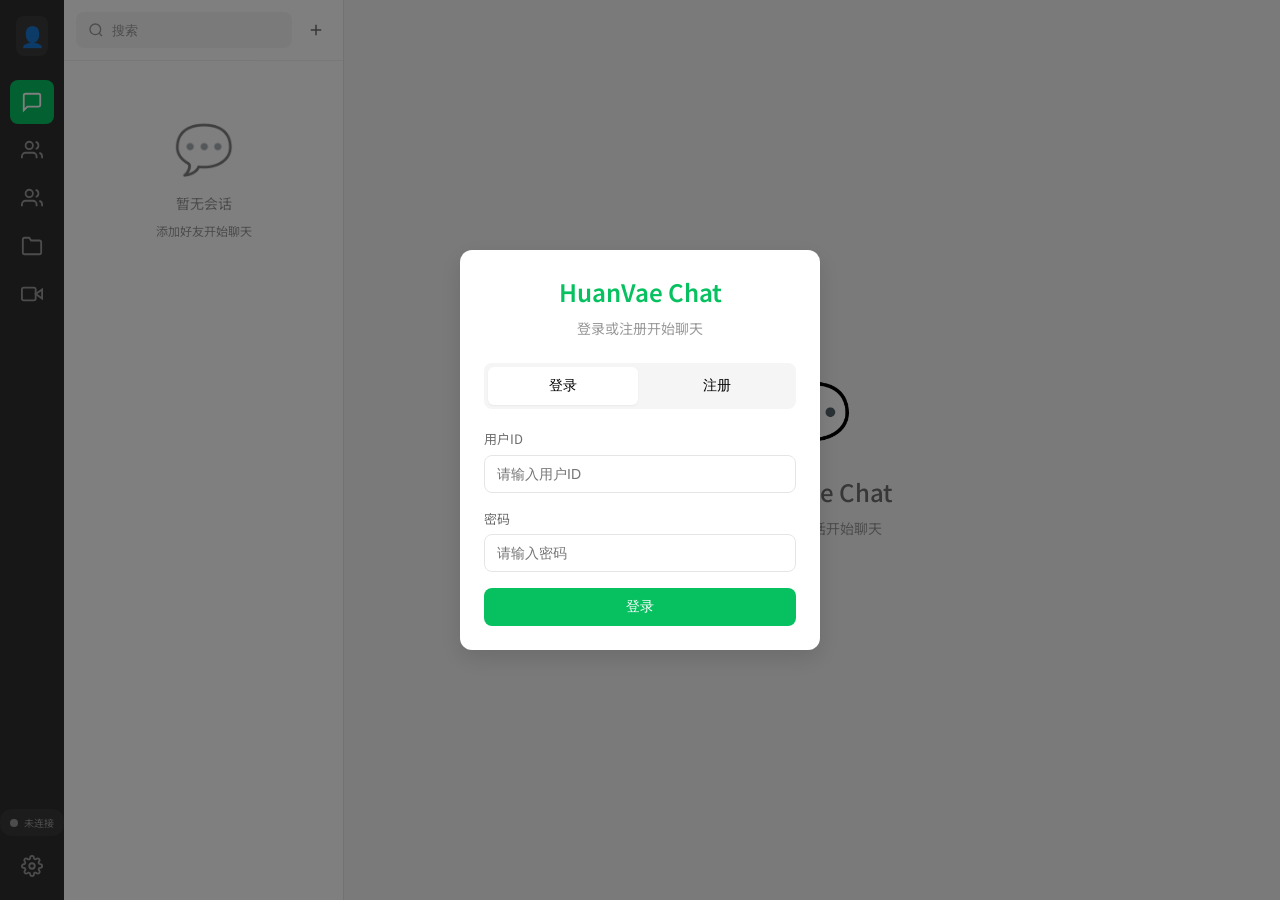
<file: test-web/index.html>
<!DOCTYPE html>
<html lang="zh-CN">
<head>
  <meta charset="UTF-8" />
  <meta name="viewport" content="width=device-width, initial-scale=1.0" />
  <title>HuanVae Chat</title>
  <link href="https://fonts.googleapis.com/css2?family=Inter:wght@300;400;500;600;700&family=Noto+Sans+SC:wght@300;400;500;600;700&display=swap" rel="stylesheet">
  <link rel="stylesheet" href="styles.css">
</head>
<body>
  <div class="app-container">
    <!-- 左侧导航栏 -->
    <aside class="sidebar">
      <div class="sidebar-header">
        <div class="user-avatar" id="currentUserAvatar" onclick="showProfileModal()">
          <span class="avatar-placeholder">👤</span>
        </div>
      </div>
      
      <nav class="sidebar-nav">
        <button class="nav-btn active" data-panel="chats" onclick="switchPanel('chats')" title="聊天">
          <svg viewBox="0 0 24 24" fill="none" stroke="currentColor" stroke-width="2">
            <path d="M21 15a2 2 0 0 1-2 2H7l-4 4V5a2 2 0 0 1 2-2h14a2 2 0 0 1 2 2z"/>
          </svg>
          <span class="nav-badge" id="unreadBadge" style="display: none;">0</span>
        </button>
        <button class="nav-btn" data-panel="contacts" onclick="switchPanel('contacts')" title="通讯录">
          <svg viewBox="0 0 24 24" fill="none" stroke="currentColor" stroke-width="2">
            <path d="M17 21v-2a4 4 0 0 0-4-4H5a4 4 0 0 0-4 4v2"/>
            <circle cx="9" cy="7" r="4"/>
            <path d="M23 21v-2a4 4 0 0 0-3-3.87"/>
            <path d="M16 3.13a4 4 0 0 1 0 7.75"/>
          </svg>
        </button>
        <button class="nav-btn" data-panel="groups" onclick="switchPanel('groups')" title="群聊">
          <svg viewBox="0 0 24 24" fill="none" stroke="currentColor" stroke-width="2">
            <path d="M17 21v-2a4 4 0 0 0-4-4H5a4 4 0 0 0-4 4v2"/>
            <circle cx="9" cy="7" r="4"/>
            <path d="M23 21v-2a4 4 0 0 0-3-3.87"/>
            <path d="M16 3.13a4 4 0 0 1 0 7.75"/>
          </svg>
        </button>
        <button class="nav-btn" data-panel="files" onclick="switchPanel('files')" title="文件">
          <svg viewBox="0 0 24 24" fill="none" stroke="currentColor" stroke-width="2">
            <path d="M22 19a2 2 0 0 1-2 2H4a2 2 0 0 1-2-2V5a2 2 0 0 1 2-2h5l2 3h9a2 2 0 0 1 2 2z"/>
          </svg>
        </button>
        <button class="nav-btn" data-panel="webrtc" onclick="switchPanel('webrtc')" title="视频通话">
          <svg viewBox="0 0 24 24" fill="none" stroke="currentColor" stroke-width="2">
            <polygon points="23 7 16 12 23 17 23 7"/>
            <rect x="1" y="5" width="15" height="14" rx="2" ry="2"/>
          </svg>
        </button>
      </nav>
      
      <div class="sidebar-footer">
        <!-- WebSocket 状态指示器 -->
        <div class="ws-status" title="实时消息连接状态" onclick="toggleWsConnection()">
          <span id="wsStatusIndicator" class="ws-status-indicator disconnected"></span>
          <span id="wsStatusText" class="ws-status-text">未连接</span>
        </div>
        
        <button class="nav-btn" onclick="showSettingsModal()" title="设置">
          <svg viewBox="0 0 24 24" fill="none" stroke="currentColor" stroke-width="2">
            <circle cx="12" cy="12" r="3"/>
            <path d="M19.4 15a1.65 1.65 0 0 0 .33 1.82l.06.06a2 2 0 0 1 0 2.83 2 2 0 0 1-2.83 0l-.06-.06a1.65 1.65 0 0 0-1.82-.33 1.65 1.65 0 0 0-1 1.51V21a2 2 0 0 1-2 2 2 2 0 0 1-2-2v-.09A1.65 1.65 0 0 0 9 19.4a1.65 1.65 0 0 0-1.82.33l-.06.06a2 2 0 0 1-2.83 0 2 2 0 0 1 0-2.83l.06-.06a1.65 1.65 0 0 0 .33-1.82 1.65 1.65 0 0 0-1.51-1H3a2 2 0 0 1-2-2 2 2 0 0 1 2-2h.09A1.65 1.65 0 0 0 4.6 9a1.65 1.65 0 0 0-.33-1.82l-.06-.06a2 2 0 0 1 0-2.83 2 2 0 0 1 2.83 0l.06.06a1.65 1.65 0 0 0 1.82.33H9a1.65 1.65 0 0 0 1-1.51V3a2 2 0 0 1 2-2 2 2 0 0 1 2 2v.09a1.65 1.65 0 0 0 1 1.51 1.65 1.65 0 0 0 1.82-.33l.06-.06a2 2 0 0 1 2.83 0 2 2 0 0 1 0 2.83l-.06.06a1.65 1.65 0 0 0-.33 1.82V9a1.65 1.65 0 0 0 1.51 1H21a2 2 0 0 1 2 2 2 2 0 0 1-2 2h-.09a1.65 1.65 0 0 0-1.51 1z"/>
          </svg>
        </button>
      </div>
    </aside>

    <!-- 会话/联系人列表区域 -->
    <section class="list-panel">
      <!-- 搜索栏 -->
      <div class="list-header">
        <div class="search-box">
          <svg viewBox="0 0 24 24" fill="none" stroke="currentColor" stroke-width="2">
            <circle cx="11" cy="11" r="8"/>
            <path d="m21 21-4.35-4.35"/>
          </svg>
          <input type="text" id="searchInput" placeholder="搜索" oninput="handleSearch(this.value)">
        </div>
        <button class="icon-btn" onclick="showAddMenu()" title="添加">
          <svg viewBox="0 0 24 24" fill="none" stroke="currentColor" stroke-width="2">
            <line x1="12" y1="5" x2="12" y2="19"/>
            <line x1="5" y1="12" x2="19" y2="12"/>
          </svg>
        </button>
      </div>

      <!-- 聊天列表面板 -->
      <div class="panel-content" id="panel-chats">
        <div class="conversation-list" id="conversationList">
          <div class="empty-state">
            <div class="empty-icon">💬</div>
            <p>暂无会话</p>
            <p class="empty-hint">添加好友开始聊天</p>
          </div>
        </div>
      </div>

      <!-- 通讯录面板 -->
      <div class="panel-content" id="panel-contacts" style="display: none;">
        <div class="panel-tabs">
          <button class="panel-tab active" onclick="switchContactTab('friends')">好友</button>
          <button class="panel-tab" onclick="switchContactTab('pending')">新朋友</button>
          <button class="panel-tab" onclick="switchContactTab('sent')">已发送</button>
        </div>
        <div class="contact-list" id="friendsList">
          <div class="empty-state">
            <div class="empty-icon">👥</div>
            <p>暂无好友</p>
          </div>
        </div>
        <div class="contact-list" id="pendingList" style="display: none;"></div>
        <div class="contact-list" id="sentList" style="display: none;"></div>
      </div>

      <!-- 群聊面板 -->
      <div class="panel-content" id="panel-groups" style="display: none;">
        <div class="panel-tabs">
          <button class="panel-tab active" onclick="switchGroupTab('myGroups')">我的群聊</button>
          <button class="panel-tab" onclick="switchGroupTab('invitations')">群邀请</button>
        </div>
        <div class="group-list" id="myGroupsList">
          <div class="empty-state">
            <div class="empty-icon">👥</div>
            <p>暂无群聊</p>
            <button class="btn-primary" onclick="showCreateGroupModal()">创建群聊</button>
          </div>
        </div>
        <div class="group-list" id="groupInvitationsList" style="display: none;"></div>
      </div>

      <!-- 文件面板 -->
      <div class="panel-content" id="panel-files" style="display: none;">
        <div class="panel-tabs">
          <button class="panel-tab active" onclick="switchFileTab('myFiles')">我的文件</button>
          <button class="panel-tab" onclick="switchFileTab('upload')">上传文件</button>
        </div>
        <div class="file-list" id="myFilesList">
          <div class="empty-state">
            <div class="empty-icon">📁</div>
            <p>暂无文件</p>
          </div>
        </div>
        <div class="upload-panel" id="uploadPanel" style="display: none;">
          <div class="upload-area" id="uploadArea" onclick="document.getElementById('fileInput').click()">
            <input type="file" id="fileInput" style="display: none;" onchange="handleFileSelect(this.files)">
            <div class="upload-icon">📤</div>
            <p>点击或拖拽文件到此处上传</p>
            <p class="upload-hint">支持图片、视频、文档，最大 500MB</p>
          </div>
          <div class="upload-options">
            <div class="form-group">
              <label>存储位置</label>
              <select id="uploadLocation" onchange="toggleRelatedId()">
                <option value="user_files">个人文件</option>
                <option value="friend_messages">发送给好友</option>
                <option value="group_files">发送到群聊</option>
              </select>
            </div>
            <div class="form-group" id="relatedIdGroup" style="display: none;">
              <label>选择目标</label>
              <select id="uploadRelatedId"></select>
            </div>
            <div class="form-group">
              <label class="checkbox-label">
                <input type="checkbox" id="forceUpload">
                <span>强制上传（跳过秒传）</span>
              </label>
            </div>
          </div>
          <div class="upload-progress" id="uploadProgress" style="display: none;">
            <div class="progress-bar">
              <div class="progress-fill" id="uploadProgressFill"></div>
            </div>
            <p class="progress-text" id="uploadProgressText">准备上传...</p>
          </div>
        </div>
      </div>

      <!-- WebRTC 视频通话面板 -->
      <div class="panel-content" id="panel-webrtc" style="display: none;">
        <div class="webrtc-panel">
          <div class="webrtc-actions">
            <button class="btn-primary btn-block" onclick="showCreateRoomModal()">
              📹 创建房间
            </button>
            <button class="btn-secondary btn-block" onclick="showJoinRoomModal()">
              🚪 加入房间
            </button>
          </div>
          <div class="webrtc-info">
            <h4>WebRTC 视频通话</h4>
            <p class="text-muted">创建房间后，分享房间号和密码给朋友，即可开始视频通话</p>
            <ul class="feature-list">
              <li>✅ 无需登录即可加入房间</li>
              <li>✅ 自动分配最优 TURN 服务器</li>
              <li>✅ 支持多人视频通话</li>
              <li>✅ 端到端加密传输</li>
            </ul>
          </div>
          <div id="currentRoomInfo" style="display: none;">
            <div class="room-info-card">
              <h4>当前房间</h4>
              <div class="room-detail">
                <span class="label">房间号:</span>
                <span class="value" id="currentRoomId">-</span>
                <button class="btn-sm btn-secondary" onclick="copyRoomId()">复制</button>
              </div>
              <div class="room-detail">
                <span class="label">密码:</span>
                <span class="value" id="currentRoomPassword">-</span>
                <button class="btn-sm btn-secondary" onclick="copyRoomPassword()">复制</button>
              </div>
              <div class="room-detail" style="flex-direction:column;align-items:flex-start;">
                <span class="label">分享链接:</span>
                <span class="value" id="currentRoomLink" style="font-size:12px;word-break:break-all;margin:4px 0;">-</span>
                <button class="btn-sm btn-secondary" onclick="copyRoomLink()">复制链接</button>
              </div>
              <button class="btn-primary btn-block" onclick="copyRoomInfo()" style="margin-bottom:8px;">📋 复制全部信息</button>
              <button class="btn-danger btn-block" onclick="leaveRoom()">离开房间</button>
            </div>
          </div>
        </div>
      </div>
    </section>

    <!-- 主聊天区域 -->
    <main class="chat-panel" id="chatPanel">
      <!-- 未选择聊天时的欢迎界面 -->
      <div class="welcome-screen" id="welcomeScreen">
        <div class="welcome-content">
          <div class="welcome-logo">💬</div>
          <h2>HuanVae Chat</h2>
          <p>选择一个会话开始聊天</p>
          <div class="quick-actions" id="quickActions" style="display: none;">
            <button onclick="showAddFriendModal()">➕ 添加好友</button>
            <button onclick="showCreateGroupModal()">👥 创建群聊</button>
          </div>
        </div>
      </div>

      <!-- 聊天界面 -->
      <div class="chat-view" id="chatView" style="display: none;">
        <!-- 聊天头部 -->
        <header class="chat-header">
          <div class="chat-info">
            <div class="chat-avatar" id="chatAvatar">
              <span class="avatar-placeholder">👤</span>
            </div>
            <div class="chat-meta">
              <h3 id="chatName">聊天名称</h3>
              <span class="chat-status" id="chatStatus"></span>
            </div>
          </div>
          <div class="chat-actions">
            <button class="icon-btn" onclick="toggleInfoPanel()" title="详情">
              <svg viewBox="0 0 24 24" fill="none" stroke="currentColor" stroke-width="2">
                <circle cx="12" cy="12" r="10"/>
                <line x1="12" y1="16" x2="12" y2="12"/>
                <line x1="12" y1="8" x2="12.01" y2="8"/>
              </svg>
            </button>
            <button class="icon-btn" id="btnGroupNotice" onclick="showGroupNotices()" title="公告" style="display: none;">
              <svg viewBox="0 0 24 24" fill="none" stroke="currentColor" stroke-width="2">
                <path d="M4 15s1-1 4-1 5 2 8 2 4-1 4-1V3s-1 1-4 1-5-2-8-2-4 1-4 1z"/>
                <line x1="4" y1="22" x2="4" y2="15"/>
              </svg>
            </button>
          </div>
        </header>

        <!-- 消息列表 -->
        <div class="message-container" id="messageContainer">
          <div class="message-list" id="messageList">
            <div class="message-loading" id="messageLoading" style="display: none;">
              <div class="loading-spinner"></div>
              <span>加载消息中...</span>
            </div>
          </div>
        </div>

        <!-- 输入区域 -->
        <footer class="chat-input-area">
          <div class="input-toolbar">
            <button class="tool-btn" onclick="document.getElementById('chatFileInput').click()" title="发送文件">
              <input type="file" id="chatFileInput" style="display: none;" onchange="sendFileMessage(this.files)">
              📎
            </button>
            <button class="tool-btn" onclick="showEmojiPicker()" title="表情">😊</button>
          </div>
          <div class="input-wrapper">
            <textarea id="messageInput" placeholder="输入消息..." rows="1" 
              onkeydown="handleInputKeydown(event)" oninput="autoResizeInput(this)"></textarea>
          </div>
          <button class="send-btn" onclick="sendMessage()" title="发送">
            <svg viewBox="0 0 24 24" fill="none" stroke="currentColor" stroke-width="2">
              <line x1="22" y1="2" x2="11" y2="13"/>
              <polygon points="22 2 15 22 11 13 2 9 22 2"/>
            </svg>
          </button>
        </footer>
      </div>
    </main>

    <!-- 右侧信息面板 -->
    <aside class="info-panel" id="infoPanel" style="display: none;">
      <header class="info-header">
        <h3 id="infoPanelTitle">详细信息</h3>
        <button class="icon-btn" onclick="toggleInfoPanel()">
          <svg viewBox="0 0 24 24" fill="none" stroke="currentColor" stroke-width="2">
            <line x1="18" y1="6" x2="6" y2="18"/>
            <line x1="6" y1="6" x2="18" y2="18"/>
          </svg>
        </button>
      </header>
      <div class="info-content" id="infoPanelContent">
        <!-- 动态填充 -->
      </div>
    </aside>
  </div>

  <!-- 登录/注册模态框 -->
  <div class="modal" id="authModal">
    <div class="modal-backdrop" onclick="closeModal('authModal')"></div>
    <div class="modal-content auth-modal">
      <div class="auth-header">
        <h2>HuanVae Chat</h2>
        <p>登录或注册开始聊天</p>
      </div>
      <div class="auth-tabs">
        <button class="auth-tab active" onclick="switchAuthTab('login')">登录</button>
        <button class="auth-tab" onclick="switchAuthTab('register')">注册</button>
      </div>
      
      <form id="loginForm" class="auth-form" onsubmit="handleLogin(event)">
        <div class="form-group">
          <label>用户ID</label>
          <input type="text" id="loginUserId" required placeholder="请输入用户ID">
        </div>
        <div class="form-group">
          <label>密码</label>
          <input type="password" id="loginPassword" required placeholder="请输入密码">
        </div>
        <button type="submit" class="btn-primary btn-block">登录</button>
      </form>
      
      <form id="registerForm" class="auth-form" style="display: none;" onsubmit="handleRegister(event)">
        <div class="form-group">
          <label>用户ID</label>
          <input type="text" id="regUserId" required placeholder="唯一用户标识">
        </div>
        <div class="form-group">
          <label>昵称</label>
          <input type="text" id="regNickname" required placeholder="显示昵称">
        </div>
        <div class="form-group">
          <label>密码</label>
          <input type="password" id="regPassword" required placeholder="至少6位" minlength="6">
        </div>
        <div class="form-group">
          <label>邮箱（可选）</label>
          <input type="email" id="regEmail" placeholder="email@example.com">
        </div>
        <button type="submit" class="btn-primary btn-block">注册</button>
      </form>
    </div>
  </div>

  <!-- 添加好友模态框 -->
  <div class="modal" id="addFriendModal" style="display: none;">
    <div class="modal-backdrop" onclick="closeModal('addFriendModal')"></div>
    <div class="modal-content">
      <div class="modal-header">
        <h3>添加好友</h3>
        <button class="icon-btn" onclick="closeModal('addFriendModal')">✕</button>
      </div>
      <form onsubmit="submitFriendRequest(event)">
        <div class="form-group">
          <label>用户ID</label>
          <input type="text" id="addFriendId" required placeholder="请输入对方用户ID">
        </div>
        <div class="form-group">
          <label>验证消息</label>
          <textarea id="addFriendMsg" rows="3" placeholder="请输入验证消息（可选）"></textarea>
        </div>
        <div class="modal-actions">
          <button type="button" class="btn-secondary" onclick="closeModal('addFriendModal')">取消</button>
          <button type="submit" class="btn-primary">发送请求</button>
        </div>
      </form>
    </div>
  </div>

  <!-- 创建群聊模态框 -->
  <div class="modal" id="createGroupModal" style="display: none;">
    <div class="modal-backdrop" onclick="closeModal('createGroupModal')"></div>
    <div class="modal-content">
      <div class="modal-header">
        <h3>创建群聊</h3>
        <button class="icon-btn" onclick="closeModal('createGroupModal')">✕</button>
      </div>
      <form onsubmit="createGroup(event)">
        <div class="form-group">
          <label>群名称</label>
          <input type="text" id="groupName" required placeholder="请输入群名称">
        </div>
        <div class="form-group">
          <label>群描述</label>
          <textarea id="groupDesc" rows="3" placeholder="请输入群描述（可选）"></textarea>
        </div>
        <div class="form-group">
          <label>加群方式</label>
          <select id="groupJoinMode">
            <option value="open">开放加入</option>
            <option value="approval_required">需要审批</option>
            <option value="invite_only">仅邀请</option>
            <option value="admin_invite_only">仅管理员邀请</option>
            <option value="closed">禁止加入</option>
          </select>
        </div>
        <div class="modal-actions">
          <button type="button" class="btn-secondary" onclick="closeModal('createGroupModal')">取消</button>
          <button type="submit" class="btn-primary">创建</button>
        </div>
      </form>
    </div>
  </div>

  <!-- 邀请成员模态框 -->
  <div class="modal" id="inviteMemberModal" style="display: none;">
    <div class="modal-backdrop" onclick="closeModal('inviteMemberModal')"></div>
    <div class="modal-content">
      <div class="modal-header">
        <h3>邀请成员</h3>
        <button class="icon-btn" onclick="closeModal('inviteMemberModal')">✕</button>
      </div>
      <form onsubmit="inviteToGroup(event)">
        <div class="form-group">
          <label>选择好友</label>
          <div class="checkbox-list" id="inviteFriendsList"></div>
        </div>
        <div class="form-group">
          <label>邀请消息</label>
          <input type="text" id="inviteMessage" placeholder="可选">
        </div>
        <div class="modal-actions">
          <button type="button" class="btn-secondary" onclick="closeModal('inviteMemberModal')">取消</button>
          <button type="submit" class="btn-primary">邀请</button>
        </div>
      </form>
    </div>
  </div>

  <!-- 群公告模态框 -->
  <div class="modal" id="groupNoticeModal" style="display: none;">
    <div class="modal-backdrop" onclick="closeModal('groupNoticeModal')"></div>
    <div class="modal-content modal-lg">
      <div class="modal-header">
        <h3>群公告</h3>
        <button class="icon-btn" onclick="closeModal('groupNoticeModal')">✕</button>
      </div>
      <div class="notice-list" id="noticeList"></div>
      <div class="modal-actions" id="noticeActions" style="display: none;">
        <button class="btn-primary" onclick="showPublishNoticeForm()">发布公告</button>
      </div>
      <form id="publishNoticeForm" style="display: none;" onsubmit="publishNotice(event)">
        <div class="form-group">
          <label>公告标题</label>
          <input type="text" id="noticeTitle" required placeholder="请输入标题">
        </div>
        <div class="form-group">
          <label>公告内容</label>
          <textarea id="noticeContent" rows="4" required placeholder="请输入内容"></textarea>
        </div>
        <div class="form-group">
          <label class="checkbox-label">
            <input type="checkbox" id="noticePinned">
            <span>置顶公告</span>
          </label>
        </div>
        <div class="modal-actions">
          <button type="button" class="btn-secondary" onclick="hidePublishNoticeForm()">取消</button>
          <button type="submit" class="btn-primary">发布</button>
        </div>
      </form>
    </div>
  </div>

  <!-- 生成邀请码模态框 -->
  <div class="modal" id="inviteCodeModal" style="display: none;">
    <div class="modal-backdrop" onclick="closeModal('inviteCodeModal')"></div>
    <div class="modal-content">
      <div class="modal-header">
        <h3>生成邀请码</h3>
        <button class="icon-btn" onclick="closeModal('inviteCodeModal')">✕</button>
      </div>
      <form onsubmit="generateInviteCode(event)">
        <div class="form-group">
          <label>最大使用次数</label>
          <input type="number" id="inviteCodeMaxUses" value="10" min="1" max="1000">
        </div>
        <div class="form-group">
          <label>有效期（小时）</label>
          <input type="number" id="inviteCodeExpires" value="24" min="1" max="720">
        </div>
        <div class="modal-actions">
          <button type="button" class="btn-secondary" onclick="closeModal('inviteCodeModal')">取消</button>
          <button type="submit" class="btn-primary">生成</button>
        </div>
      </form>
      <div id="generatedCodeResult" style="display: none;">
        <div class="invite-code-display">
          <p class="code-label">邀请码</p>
          <p class="code-value" id="inviteCodeValue"></p>
          <button class="btn-secondary" onclick="copyInviteCode()">复制</button>
        </div>
      </div>
    </div>
  </div>

  <!-- 使用邀请码模态框 -->
  <div class="modal" id="useInviteCodeModal" style="display: none;">
    <div class="modal-backdrop" onclick="closeModal('useInviteCodeModal')"></div>
    <div class="modal-content">
      <div class="modal-header">
        <h3>使用邀请码加入群聊</h3>
        <button class="icon-btn" onclick="closeModal('useInviteCodeModal')">✕</button>
      </div>
      <form onsubmit="joinByInviteCode(event)">
        <div class="form-group">
          <label>邀请码</label>
          <input type="text" id="joinInviteCode" required placeholder="请输入邀请码">
        </div>
        <div class="modal-actions">
          <button type="button" class="btn-secondary" onclick="closeModal('useInviteCodeModal')">取消</button>
          <button type="submit" class="btn-primary">加入</button>
        </div>
      </form>
    </div>
  </div>

  <!-- 个人资料模态框 -->
  <div class="modal" id="profileModal" style="display: none;">
    <div class="modal-backdrop" onclick="closeModal('profileModal')"></div>
    <div class="modal-content">
      <div class="modal-header">
        <h3>个人资料</h3>
        <button class="icon-btn" onclick="closeModal('profileModal')">✕</button>
      </div>
      <div class="profile-header">
        <div class="profile-avatar" id="profileAvatar">
          <span class="avatar-placeholder">👤</span>
        </div>
        <input type="file" id="avatarInput" accept="image/*" style="display: none;" onchange="uploadAvatar(this.files)">
        <button class="btn-secondary btn-sm" onclick="document.getElementById('avatarInput').click()">更换头像</button>
      </div>
      <form onsubmit="updateProfile(event)">
        <div class="form-group">
          <label>用户ID</label>
          <input type="text" id="profileUserId" disabled>
        </div>
        <div class="form-group">
          <label>昵称</label>
          <input type="text" id="profileNickname" disabled>
        </div>
        <div class="form-group">
          <label>邮箱</label>
          <input type="email" id="profileEmail" placeholder="请输入邮箱">
        </div>
        <div class="form-group">
          <label>个性签名</label>
          <textarea id="profileSignature" rows="2" placeholder="请输入个性签名"></textarea>
        </div>
        <button type="submit" class="btn-primary btn-block">保存</button>
      </form>
      <hr>
      <h4>修改密码</h4>
      <form onsubmit="changePassword(event)">
        <div class="form-group">
          <label>旧密码</label>
          <input type="password" id="oldPassword" required>
        </div>
        <div class="form-group">
          <label>新密码</label>
          <input type="password" id="newPassword" required minlength="6">
        </div>
        <button type="submit" class="btn-secondary btn-block">修改密码</button>
      </form>
      <hr>
      <button class="btn-danger btn-block" onclick="logout()">退出登录</button>
    </div>
  </div>

  <!-- 设置模态框 -->
  <div class="modal" id="settingsModal" style="display: none;">
    <div class="modal-backdrop" onclick="closeModal('settingsModal')"></div>
    <div class="modal-content">
      <div class="modal-header">
        <h3>设置</h3>
        <button class="icon-btn" onclick="closeModal('settingsModal')">✕</button>
      </div>
      <div class="settings-section">
        <h4>设备管理</h4>
        <button class="btn-secondary btn-block" onclick="showDevices()">查看登录设备</button>
        <div id="devicesList" style="margin-top: 12px;"></div>
      </div>
      <div class="settings-section">
        <h4>关于</h4>
        <p class="text-muted">HuanVae Chat v1.0</p>
        <p class="text-muted">基于 Rust + Axum 构建的即时通讯系统</p>
      </div>
    </div>
  </div>

  <!-- 添加菜单 -->
  <div class="dropdown-menu" id="addMenu" style="display: none;">
    <button class="dropdown-item" onclick="showAddFriendModal()">
      <span class="dropdown-icon">👤</span>
      添加好友
    </button>
    <button class="dropdown-item" onclick="showCreateGroupModal()">
      <span class="dropdown-icon">👥</span>
      创建群聊
    </button>
    <button class="dropdown-item" onclick="showUseInviteCodeModal()">
      <span class="dropdown-icon">🔗</span>
      使用邀请码
    </button>
    <button class="dropdown-item" onclick="showCreateRoomModal()">
      <span class="dropdown-icon">📹</span>
      创建视频房间
    </button>
    <button class="dropdown-item" onclick="showJoinRoomModal()">
      <span class="dropdown-icon">🚪</span>
      加入视频房间
    </button>
  </div>

  <!-- 创建视频房间模态框 -->
  <div class="modal" id="createRoomModal" style="display: none;">
    <div class="modal-backdrop" onclick="closeModal('createRoomModal')"></div>
    <div class="modal-content">
      <div class="modal-header">
        <h3>📹 创建视频房间</h3>
        <button class="icon-btn" onclick="closeModal('createRoomModal')">✕</button>
      </div>
      <form onsubmit="createVideoRoom(event)">
        <div class="form-group">
          <label>房间名称（可选）</label>
          <input type="text" id="roomName" placeholder="例如：小明的房间">
        </div>
        <div class="form-group">
          <label>房间密码（可选，不填自动生成）</label>
          <input type="text" id="roomPassword" placeholder="6位数字密码">
        </div>
        <div class="form-group">
          <label>最大人数</label>
          <select id="roomMaxParticipants">
            <option value="2">2人</option>
            <option value="5" selected>5人</option>
            <option value="10">10人</option>
            <option value="20">20人</option>
          </select>
        </div>
        <div class="form-group">
          <label>有效期</label>
          <select id="roomExpires">
            <option value="30">30分钟</option>
            <option value="60">1小时</option>
            <option value="120" selected>2小时</option>
            <option value="360">6小时</option>
          </select>
        </div>
        <div class="modal-actions">
          <button type="button" class="btn-secondary" onclick="closeModal('createRoomModal')">取消</button>
          <button type="submit" class="btn-primary">创建房间</button>
        </div>
      </form>
    </div>
  </div>

  <!-- 加入视频房间模态框 -->
  <div class="modal" id="joinRoomModal" style="display: none;">
    <div class="modal-backdrop" onclick="closeModal('joinRoomModal')"></div>
    <div class="modal-content">
      <div class="modal-header">
        <h3>🚪 加入视频房间</h3>
        <button class="icon-btn" onclick="closeModal('joinRoomModal')">✕</button>
      </div>
      <form onsubmit="joinVideoRoom(event)">
        <div class="form-group">
          <label>房间号</label>
          <input type="text" id="joinRoomId" required placeholder="6位房间号，如 ABC123" style="text-transform: uppercase;">
        </div>
        <div class="form-group">
          <label>密码</label>
          <input type="text" id="joinRoomPassword" required placeholder="6位密码">
        </div>
        <div class="form-group">
          <label>您的昵称</label>
          <input type="text" id="joinDisplayName" required placeholder="显示给其他人的名称">
        </div>
        <div class="modal-actions">
          <button type="button" class="btn-secondary" onclick="closeModal('joinRoomModal')">取消</button>
          <button type="submit" class="btn-primary">加入房间</button>
        </div>
      </form>
    </div>
  </div>

  <!-- 视频通话界面模态框 -->
  <div class="modal fullscreen" id="videoCallModal" style="display: none;">
    <div class="video-call-container">
      <!-- 视频网格 -->
      <div class="video-grid" id="videoGrid">
        <div class="video-item local" id="localVideoContainer">
          <video id="localVideo" autoplay muted playsinline></video>
          <div class="video-label">我</div>
        </div>
      </div>
      
      <!-- 控制栏 -->
      <div class="video-controls">
        <button class="control-btn" id="btnMic" onclick="toggleMic()" title="麦克风">
          <span class="icon-on">🎤</span>
          <span class="icon-off" style="display:none;">🔇</span>
        </button>
        <button class="control-btn" id="btnCamera" onclick="toggleCamera()" title="摄像头">
          <span class="icon-on">📹</span>
          <span class="icon-off" style="display:none;">📷</span>
        </button>
        <button class="control-btn" id="btnScreen" onclick="toggleScreenShare()" title="共享屏幕">
          🖥️
        </button>
        <button class="control-btn danger" onclick="leaveRoom()" title="离开">
          📞
        </button>
        <button class="control-btn" onclick="toggleParticipants()" title="参与者">
          👥
        </button>
        <button class="control-btn" onclick="copyRoomInfo()" title="分享房间">
          🔗
        </button>
      </div>
      
      <!-- 参与者列表侧边栏 -->
      <div class="participants-sidebar" id="participantsSidebar" style="display: none;">
        <div class="sidebar-header">
          <h4>参与者</h4>
          <button class="icon-btn" onclick="toggleParticipants()">✕</button>
        </div>
        <div class="participants-list" id="participantsList"></div>
        <div class="room-share-info">
          <p><strong>房间号:</strong> <span id="shareRoomId">-</span></p>
          <p><strong>密码:</strong> <span id="shareRoomPassword">-</span></p>
        </div>
      </div>
    </div>
  </div>

  <!-- Toast 提示容器 -->
  <div class="toast-container" id="toastContainer"></div>

  <script src="app.js"></script>
</body>
</html>
</file>
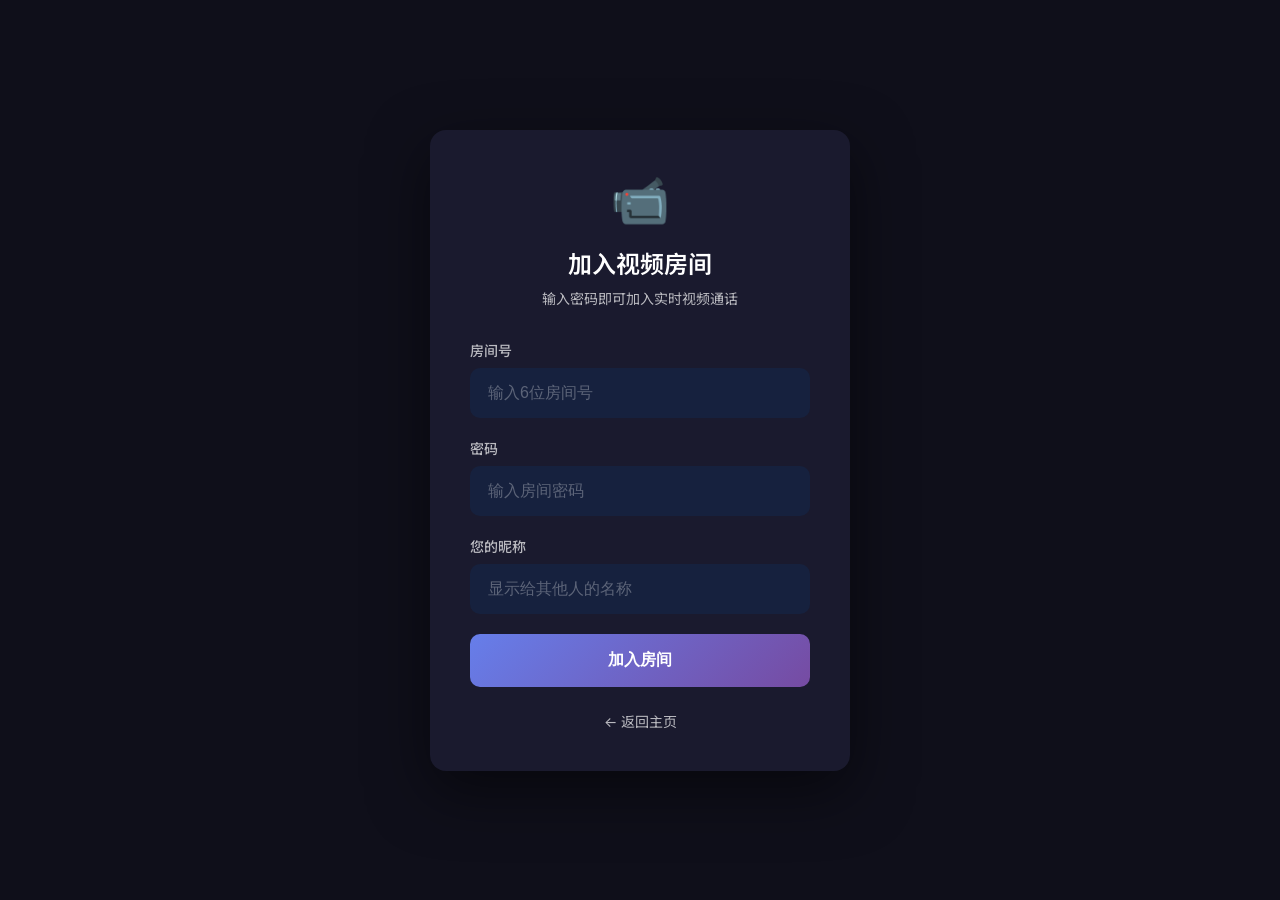
<file: test-web/room.html>
<!DOCTYPE html>
<html lang="zh-CN">
<head>
  <meta charset="UTF-8" />
  <meta name="viewport" content="width=device-width, initial-scale=1.0" />
  <title>加入视频房间 - HuanVae Chat</title>
  <link href="https://fonts.googleapis.com/css2?family=Inter:wght@300;400;500;600;700&family=Noto+Sans+SC:wght@300;400;500;600;700&display=swap" rel="stylesheet">
  <style>
    :root {
      --bg-dark: #0f0f1a;
      --bg-card: #1a1a2e;
      --bg-input: #16213e;
      --text-primary: #ffffff;
      --text-secondary: rgba(255, 255, 255, 0.7);
      --primary: #667eea;
      --primary-hover: #5a6fd6;
      --danger: #e53e3e;
      --success: #38a169;
    }

    * {
      margin: 0;
      padding: 0;
      box-sizing: border-box;
    }

    body {
      font-family: 'Inter', 'Noto Sans SC', sans-serif;
      background: var(--bg-dark);
      color: var(--text-primary);
      min-height: 100vh;
      display: flex;
      flex-direction: column;
    }

    /* 加入页面 */
    .join-container {
      flex: 1;
      display: flex;
      align-items: center;
      justify-content: center;
      padding: 20px;
    }

    .join-card {
      background: var(--bg-card);
      border-radius: 16px;
      padding: 40px;
      width: 100%;
      max-width: 420px;
      box-shadow: 0 20px 60px rgba(0, 0, 0, 0.5);
    }

    .join-header {
      text-align: center;
      margin-bottom: 32px;
    }

    .join-header .logo {
      font-size: 48px;
      margin-bottom: 16px;
    }

    .join-header h1 {
      font-size: 24px;
      font-weight: 600;
      margin-bottom: 8px;
    }

    .join-header p {
      color: var(--text-secondary);
      font-size: 14px;
    }

    .room-id-display {
      background: var(--bg-input);
      border-radius: 8px;
      padding: 16px;
      text-align: center;
      margin-bottom: 24px;
    }

    .room-id-display .label {
      font-size: 12px;
      color: var(--text-secondary);
      margin-bottom: 4px;
    }

    .room-id-display .value {
      font-size: 28px;
      font-weight: 700;
      font-family: 'JetBrains Mono', monospace;
      letter-spacing: 4px;
      color: var(--primary);
    }

    .form-group {
      margin-bottom: 20px;
    }

    .form-group label {
      display: block;
      font-size: 14px;
      font-weight: 500;
      margin-bottom: 8px;
      color: var(--text-secondary);
    }

    .form-group input {
      width: 100%;
      padding: 14px 16px;
      font-size: 16px;
      border: 2px solid transparent;
      border-radius: 10px;
      background: var(--bg-input);
      color: var(--text-primary);
      transition: all 0.2s ease;
    }

    .form-group input:focus {
      outline: none;
      border-color: var(--primary);
    }

    .form-group input::placeholder {
      color: rgba(255, 255, 255, 0.3);
    }

    .btn-join {
      width: 100%;
      padding: 16px;
      font-size: 16px;
      font-weight: 600;
      border: none;
      border-radius: 10px;
      background: linear-gradient(135deg, #667eea 0%, #764ba2 100%);
      color: white;
      cursor: pointer;
      transition: all 0.2s ease;
    }

    .btn-join:hover {
      transform: translateY(-2px);
      box-shadow: 0 10px 30px rgba(102, 126, 234, 0.4);
    }

    .btn-join:disabled {
      opacity: 0.6;
      cursor: not-allowed;
      transform: none;
    }

    .error-message {
      background: rgba(229, 62, 62, 0.2);
      border: 1px solid var(--danger);
      color: var(--danger);
      padding: 12px 16px;
      border-radius: 8px;
      margin-bottom: 20px;
      font-size: 14px;
      display: none;
    }

    .back-link {
      text-align: center;
      margin-top: 24px;
    }

    .back-link a {
      color: var(--text-secondary);
      text-decoration: none;
      font-size: 14px;
    }

    .back-link a:hover {
      color: var(--primary);
    }

    /* 视频通话界面 */
    .video-container {
      display: none;
      flex-direction: column;
      height: 100vh;
      background: var(--bg-dark);
    }

    .video-grid {
      flex: 1;
      display: grid;
      grid-template-columns: repeat(auto-fit, minmax(300px, 1fr));
      gap: 12px;
      padding: 20px;
      overflow-y: auto;
    }

    .video-item {
      position: relative;
      background: var(--bg-input);
      border-radius: 12px;
      overflow: hidden;
      aspect-ratio: 16 / 9;
      min-height: 200px;
    }

    .video-item video {
      width: 100%;
      height: 100%;
      object-fit: cover;
    }

    .video-item.local {
      border: 2px solid var(--primary);
    }

    .video-label {
      position: absolute;
      bottom: 12px;
      left: 12px;
      background: rgba(0, 0, 0, 0.6);
      color: white;
      padding: 6px 12px;
      border-radius: 6px;
      font-size: 13px;
      font-weight: 500;
    }

    .video-controls {
      display: flex;
      justify-content: center;
      align-items: center;
      gap: 16px;
      padding: 20px;
      background: rgba(0, 0, 0, 0.5);
      backdrop-filter: blur(10px);
    }

    .control-btn {
      width: 56px;
      height: 56px;
      border-radius: 50%;
      border: none;
      background: rgba(255, 255, 255, 0.15);
      color: white;
      font-size: 24px;
      cursor: pointer;
      transition: all 0.2s ease;
      display: flex;
      align-items: center;
      justify-content: center;
    }

    .control-btn:hover {
      background: rgba(255, 255, 255, 0.25);
      transform: scale(1.05);
    }

    .control-btn.danger {
      background: var(--danger);
    }

    .control-btn.danger:hover {
      background: #c53030;
    }

    .control-btn.muted {
      background: var(--danger);
    }

    .control-btn.active {
      background: var(--success);
    }

    /* 房间信息栏 */
    .room-header {
      display: flex;
      justify-content: space-between;
      align-items: center;
      padding: 16px 20px;
      background: rgba(0, 0, 0, 0.3);
      border-bottom: 1px solid rgba(255, 255, 255, 0.1);
    }

    .room-header .room-info h2 {
      font-size: 18px;
      font-weight: 600;
    }

    .room-header .room-info span {
      font-size: 13px;
      color: var(--text-secondary);
    }

    .room-header .share-btn {
      padding: 8px 16px;
      background: var(--primary);
      border: none;
      border-radius: 8px;
      color: white;
      font-size: 14px;
      cursor: pointer;
    }

    /* 参与者侧边栏 */
    .participants-sidebar {
      position: fixed;
      right: 0;
      top: 0;
      bottom: 0;
      width: 300px;
      background: rgba(22, 33, 62, 0.95);
      backdrop-filter: blur(10px);
      border-left: 1px solid rgba(255, 255, 255, 0.1);
      display: none;
      flex-direction: column;
      z-index: 100;
    }

    .participants-sidebar.show {
      display: flex;
    }

    .participants-sidebar .header {
      display: flex;
      justify-content: space-between;
      align-items: center;
      padding: 16px 20px;
      border-bottom: 1px solid rgba(255, 255, 255, 0.1);
    }

    .participants-sidebar .header h4 {
      font-size: 16px;
    }

    .participants-sidebar .close-btn {
      background: none;
      border: none;
      color: white;
      font-size: 20px;
      cursor: pointer;
    }

    .participants-list {
      flex: 1;
      overflow-y: auto;
      padding: 12px;
    }

    .participant-item {
      display: flex;
      align-items: center;
      gap: 12px;
      padding: 12px 16px;
      background: rgba(255, 255, 255, 0.05);
      border-radius: 8px;
      margin-bottom: 8px;
    }

    .participant-item .name {
      flex: 1;
      font-size: 14px;
    }

    .participant-item .badge {
      padding: 2px 8px;
      border-radius: 4px;
      font-size: 11px;
      background: rgba(255, 255, 255, 0.15);
    }

    .participant-item .badge.creator {
      background: var(--primary);
    }

    .share-info {
      padding: 16px 20px;
      border-top: 1px solid rgba(255, 255, 255, 0.1);
      background: rgba(0, 0, 0, 0.2);
    }

    .share-info p {
      font-size: 13px;
      color: var(--text-secondary);
      margin-bottom: 4px;
    }

    .share-info strong {
      color: var(--text-primary);
    }

    /* Toast */
    .toast-container {
      position: fixed;
      top: 20px;
      right: 20px;
      z-index: 1000;
    }

    .toast {
      background: var(--bg-card);
      color: white;
      padding: 14px 20px;
      border-radius: 8px;
      margin-bottom: 10px;
      box-shadow: 0 4px 20px rgba(0, 0, 0, 0.3);
      animation: slideIn 0.3s ease;
    }

    .toast.success { border-left: 4px solid var(--success); }
    .toast.error { border-left: 4px solid var(--danger); }
    .toast.info { border-left: 4px solid var(--primary); }

    @keyframes slideIn {
      from { transform: translateX(100%); opacity: 0; }
      to { transform: translateX(0); opacity: 1; }
    }

    /* 响应式 */
    @media (max-width: 768px) {
      .join-card {
        padding: 24px;
      }

      .video-grid {
        grid-template-columns: 1fr;
      }

      .participants-sidebar {
        width: 100%;
      }

      .control-btn {
        width: 48px;
        height: 48px;
        font-size: 20px;
      }
    }
  </style>
</head>
<body>
  <!-- 加入房间页面 -->
  <div class="join-container" id="joinPage">
    <div class="join-card">
      <div class="join-header">
        <div class="logo">📹</div>
        <h1>加入视频房间</h1>
        <p>输入密码即可加入实时视频通话</p>
      </div>

      <div class="room-id-display" id="roomIdDisplay" style="display: none;">
        <div class="label">房间号</div>
        <div class="value" id="displayRoomId">-</div>
      </div>

      <div class="error-message" id="errorMessage"></div>

      <form id="joinForm" onsubmit="handleJoin(event)">
        <div class="form-group" id="roomIdGroup">
          <label>房间号</label>
          <input type="text" id="inputRoomId" placeholder="输入6位房间号" style="text-transform: uppercase;" maxlength="6">
        </div>
        <div class="form-group">
          <label>密码</label>
          <input type="text" id="inputPassword" placeholder="输入房间密码" required>
        </div>
        <div class="form-group">
          <label>您的昵称</label>
          <input type="text" id="inputDisplayName" placeholder="显示给其他人的名称" required>
        </div>
        <button type="submit" class="btn-join" id="btnJoin">加入房间</button>
      </form>

      <div class="back-link">
        <a href="index.html">← 返回主页</a>
      </div>
    </div>
  </div>

  <!-- 视频通话界面 -->
  <div class="video-container" id="videoPage">
    <div class="room-header">
      <div class="room-info">
        <h2 id="roomName">视频房间</h2>
        <span id="roomStatus">连接中...</span>
      </div>
      <button class="share-btn" onclick="shareRoom()">🔗 分享房间</button>
    </div>

    <div class="video-grid" id="videoGrid">
      <div class="video-item local" id="localVideoContainer">
        <video id="localVideo" autoplay muted playsinline></video>
        <div class="video-label">我</div>
      </div>
    </div>

    <div class="video-controls">
      <button class="control-btn" id="btnMic" onclick="toggleMic()" title="麦克风">
        <span class="icon-on">🎤</span>
        <span class="icon-off" style="display:none;">🔇</span>
      </button>
      <button class="control-btn" id="btnCamera" onclick="toggleCamera()" title="摄像头">
        <span class="icon-on">📹</span>
        <span class="icon-off" style="display:none;">📷</span>
      </button>
      <button class="control-btn" id="btnScreen" onclick="toggleScreenShare()" title="共享屏幕">
        🖥️
      </button>
      <button class="control-btn danger" onclick="leaveRoom()" title="离开">
        📞
      </button>
      <button class="control-btn" onclick="toggleParticipants()" title="参与者">
        👥
      </button>
    </div>

    <!-- 参与者侧边栏 -->
    <div class="participants-sidebar" id="participantsSidebar">
      <div class="header">
        <h4>参与者</h4>
        <button class="close-btn" onclick="toggleParticipants()">✕</button>
      </div>
      <div class="participants-list" id="participantsList"></div>
      <div class="share-info">
        <p><strong>房间号:</strong> <span id="shareRoomId">-</span></p>
        <p><strong>密码:</strong> <span id="sharePassword">-</span></p>
        <p style="margin-top:8px;"><strong>分享链接:</strong></p>
        <p style="word-break:break-all;color:var(--primary);" id="shareLink">-</p>
      </div>
    </div>
  </div>

  <!-- Toast 容器 -->
  <div class="toast-container" id="toastContainer"></div>

  <script>
    // 动态获取 BASE_URL
    // 根据当前域名自动选择 API 地址
    const BASE_URL = window.location.hostname.startsWith('web.') 
      ? `${window.location.protocol}//api.${window.location.hostname.slice(4)}`  // web.xxx -> api.xxx
      : (window.location.port === '8888' || window.location.port === '5500')
        ? `${window.location.protocol}//${window.location.hostname}`  // 本地开发（去除端口）
        : window.location.origin;  // 其他情况使用当前地址

    // 复制文本到剪贴板（兼容非 HTTPS 环境）
    function copyToClipboard(text) {
      if (navigator.clipboard && window.isSecureContext) {
        return navigator.clipboard.writeText(text);
      }
      const textarea = document.createElement('textarea');
      textarea.value = text;
      textarea.style.position = 'fixed';
      textarea.style.left = '-9999px';
      document.body.appendChild(textarea);
      textarea.focus();
      textarea.select();
      return new Promise((resolve, reject) => {
        try { document.execCommand('copy'); resolve(); }
        catch (err) { reject(err); }
        finally { document.body.removeChild(textarea); }
      });
    }

    // 状态
    const state = {
      roomId: null,
      roomPassword: null,
      wsToken: null,
      participantId: null,
      displayName: null,
      iceServers: [],
      localStream: null,
      signalingWs: null,
      peerConnections: {},
      participants: [],
      micEnabled: true,
      cameraEnabled: true,
      isScreenSharing: false,
      // 重连相关状态
      reconnectAttempts: 0,
      maxReconnectAttempts: 10,
      reconnectTimer: null,
      heartbeatTimer: null,
      isReconnecting: false,
      shouldReconnect: true,  // 是否应该重连（用户主动离开时设为 false）
    };

    // 初始化：从 URL 获取房间号
    document.addEventListener('DOMContentLoaded', () => {
      const params = new URLSearchParams(window.location.search);
      const roomId = params.get('room') || params.get('r');
      
      if (roomId) {
        state.roomId = roomId.toUpperCase();
        document.getElementById('displayRoomId').textContent = state.roomId;
        document.getElementById('roomIdDisplay').style.display = 'block';
        document.getElementById('roomIdGroup').style.display = 'none';
      }

      // 预填昵称
      const savedName = localStorage.getItem('webrtc_display_name');
      if (savedName) {
        document.getElementById('inputDisplayName').value = savedName;
      }
    });

    // 加入房间
    async function handleJoin(e) {
      e.preventDefault();
      
      const roomIdInput = document.getElementById('inputRoomId');
      const roomId = state.roomId || roomIdInput.value.toUpperCase().trim();
      const password = document.getElementById('inputPassword').value.trim();
      const displayName = document.getElementById('inputDisplayName').value.trim();
      
      if (!roomId) {
        showError('请输入房间号');
        return;
      }
      
      if (!password) {
        showError('请输入密码');
        return;
      }
      
      if (!displayName) {
        showError('请输入昵称');
        return;
      }
      
      // 保存昵称
      localStorage.setItem('webrtc_display_name', displayName);
      
      const btn = document.getElementById('btnJoin');
      btn.disabled = true;
      btn.textContent = '加入中...';
      hideError();
      
      try {
        const res = await fetch(`${BASE_URL}/api/webrtc/rooms/${roomId}/join`, {
          method: 'POST',
          headers: { 'Content-Type': 'application/json' },
          body: JSON.stringify({ password, display_name: displayName })
        });
        
        const data = await res.json();
        
        if (!res.ok) {
          throw new Error(data.error || data.message || '加入失败');
        }
        
        if (data.success) {
          state.roomId = roomId;
          state.roomPassword = password;
          state.displayName = displayName;
          state.wsToken = data.data.ws_token;
          state.participantId = data.data.participant_id;
          state.iceServers = data.data.ice_servers;
          
          // 更新分享信息
          document.getElementById('shareRoomId').textContent = roomId;
          document.getElementById('sharePassword').textContent = password;
          document.getElementById('shareLink').textContent = `${window.location.origin}${window.location.pathname}?room=${roomId}`;
          document.getElementById('roomName').textContent = data.data.room_name || '视频房间';
          
          // 开始视频通话
          await startVideoCall();
        } else {
          throw new Error(data.error || '加入失败');
        }
      } catch (err) {
        console.error('加入失败:', err);
        if (err.message.includes('密码') || err.message.includes('401')) {
          showError('密码错误');
        } else if (err.message.includes('404') || err.message.includes('不存在')) {
          showError('房间不存在或已过期');
        } else {
          showError(err.message);
        }
      } finally {
        btn.disabled = false;
        btn.textContent = '加入房间';
      }
    }

    // 开始视频通话
    async function startVideoCall() {
      // 重置重连状态（开始新的会话）
      state.shouldReconnect = true;
      state.reconnectAttempts = 0;
      state.isReconnecting = false;
      
      try {
        // 先枚举设备检测可用性
        const devices = await navigator.mediaDevices.enumerateDevices();
        const hasVideo = devices.some(d => d.kind === 'videoinput');
        const hasAudio = devices.some(d => d.kind === 'audioinput');
        
        console.log(`📷 设备检测: 摄像头=${hasVideo}, 麦克风=${hasAudio}`);
        
        // 根据可用设备构建约束
        let constraints = {};
        if (hasVideo) constraints.video = true;
        if (hasAudio) constraints.audio = true;
        
        // 尝试获取媒体流（带降级处理）
        if (hasVideo || hasAudio) {
          try {
            state.localStream = await navigator.mediaDevices.getUserMedia(constraints);
          } catch (e) {
            console.warn('获取媒体流失败，尝试降级:', e);
            // 降级：先尝试只获取音频
            if (hasAudio) {
              try {
                state.localStream = await navigator.mediaDevices.getUserMedia({ audio: true });
                state.cameraEnabled = false;
                showToast('摄像头不可用，仅使用麦克风', 'info');
              } catch {
                showToast('媒体设备不可用，将以观看模式加入', 'info');
              }
            }
          }
          
          if (state.localStream) {
            document.getElementById('localVideo').srcObject = state.localStream;
            
            // 更新按钮状态
            if (!hasVideo || !state.localStream.getVideoTracks().length) {
              state.cameraEnabled = false;
              const btn = document.getElementById('btnCamera');
              btn.classList.add('muted');
              btn.title = '无摄像头';
            }
            if (!hasAudio || !state.localStream.getAudioTracks().length) {
              state.micEnabled = false;
              const btn = document.getElementById('btnMic');
              btn.classList.add('muted');
              btn.title = '无麦克风';
            }
          }
        } else {
          showToast('未检测到音视频设备，将以观看模式加入', 'info');
        }
        
        // 切换到视频界面
        document.getElementById('joinPage').style.display = 'none';
        document.getElementById('videoPage').style.display = 'flex';
        
        // 连接信令服务器
        connectSignaling();
        
      } catch (err) {
        console.error('获取媒体设备失败:', err);
        // 即使失败也允许加入（观看模式）
        showToast('媒体设备不可用，将以观看模式加入', 'info');
        document.getElementById('joinPage').style.display = 'none';
        document.getElementById('videoPage').style.display = 'flex';
        connectSignaling();
      }
    }
    
    // 开始屏幕共享
    async function startScreenShare() {
      try {
        const screenStream = await navigator.mediaDevices.getDisplayMedia({
          video: { cursor: 'always' },
          audio: true  // 可选：共享系统音频
        });
        
        // 保存原始摄像头流
        const originalStream = state.localStream;
        
        // 替换本地视频为屏幕共享
        state.localStream = screenStream;
        state.isScreenSharing = true;
        document.getElementById('localVideo').srcObject = screenStream;
        
        // 更新按钮状态
        const btn = document.getElementById('btnScreen');
        btn.classList.add('active');
        btn.title = '停止共享';
        
        // 为每个 PeerConnection 添加或替换视频轨道
        const videoTrack = screenStream.getVideoTracks()[0];
        for (const [peerId, pc] of Object.entries(state.peerConnections)) {
          const sender = pc.getSenders().find(s => s.track?.kind === 'video');
          if (sender) {
            // 已有视频轨道，直接替换
            console.log('🔄 替换视频轨道:', peerId);
            await sender.replaceTrack(videoTrack);
          } else {
            // 没有视频轨道，需要添加并重新协商
            console.log('➕ 添加视频轨道并重新协商:', peerId);
            pc.addTrack(videoTrack, screenStream);
            
            // 重新协商
            const offer = await pc.createOffer();
            await pc.setLocalDescription(offer);
            sendSignaling({ type: 'offer', to: peerId, sdp: pc.localDescription.sdp });
          }
        }
        
        // 监听用户停止共享（点击浏览器的"停止共享"按钮）
        videoTrack.onended = () => {
          stopScreenShare(originalStream);
        };
        
        showToast('屏幕共享已开始', 'success');
      } catch (err) {
        console.error('屏幕共享失败:', err);
        if (err.name !== 'AbortError') {
          showToast('屏幕共享失败: ' + err.message, 'error');
        }
      }
    }
    
    // 停止屏幕共享
    async function stopScreenShare(originalStream) {
      if (!state.isScreenSharing) return;
      
      // 停止屏幕共享流
      if (state.localStream) {
        state.localStream.getTracks().forEach(t => t.stop());
      }
      
      state.isScreenSharing = false;
      
      // 恢复摄像头流或重新获取
      try {
        if (originalStream && originalStream.active) {
          state.localStream = originalStream;
        } else {
          // 重新获取摄像头
          const devices = await navigator.mediaDevices.enumerateDevices();
          const hasVideo = devices.some(d => d.kind === 'videoinput');
          const hasAudio = devices.some(d => d.kind === 'audioinput');
          
          if (hasVideo || hasAudio) {
            state.localStream = await navigator.mediaDevices.getUserMedia({
              video: hasVideo,
              audio: hasAudio
            });
          }
        }
        
        if (state.localStream) {
          document.getElementById('localVideo').srcObject = state.localStream;
          
          // 替换 PeerConnection 中的轨道
          const videoTrack = state.localStream.getVideoTracks()[0];
          if (videoTrack) {
            Object.values(state.peerConnections).forEach(pc => {
              const sender = pc.getSenders().find(s => s.track?.kind === 'video');
              if (sender) {
                sender.replaceTrack(videoTrack);
              }
            });
          }
        }
      } catch (e) {
        console.warn('恢复摄像头失败:', e);
      }
      
      // 更新按钮状态
      const btn = document.getElementById('btnScreen');
      btn.classList.remove('active');
      btn.title = '共享屏幕';
      
      showToast('屏幕共享已停止', 'info');
    }
    
    // 切换屏幕共享
    function toggleScreenShare() {
      if (state.isScreenSharing) {
        stopScreenShare();
      } else {
        startScreenShare();
      }
    }

    // 连接信令服务器（支持自动重连）
    function connectSignaling() {
      // 清除之前的重连定时器
      if (state.reconnectTimer) {
        clearTimeout(state.reconnectTimer);
        state.reconnectTimer = null;
      }
      
      const wsUrl = `${BASE_URL.replace('http', 'ws')}/ws/webrtc/rooms/${state.roomId}?token=${state.wsToken}`;
      
      console.log('🔗 连接信令服务器:', wsUrl, state.isReconnecting ? '(重连)' : '');
      document.getElementById('roomStatus').textContent = state.isReconnecting ? '重连中...' : '连接中...';
      
      const ws = new WebSocket(wsUrl);
      state.signalingWs = ws;
      
      ws.onopen = () => {
        console.log('✅ 信令连接已建立');
        document.getElementById('roomStatus').textContent = '已连接';
        
        // 重置重连计数
        state.reconnectAttempts = 0;
        state.isReconnecting = false;
        
        if (state.reconnectAttempts === 0) {
          showToast('已连接到房间', 'success');
        } else {
          showToast('重新连接成功', 'success');
        }
        
        // 启动心跳
        startHeartbeat();
      };
      
      ws.onmessage = (event) => {
        const msg = JSON.parse(event.data);
        handleSignalingMessage(msg);
      };
      
      ws.onclose = (event) => {
        console.log('❌ 信令连接已断开, code:', event.code, 'reason:', event.reason);
        document.getElementById('roomStatus').textContent = '已断开';
        
        // 停止心跳
        stopHeartbeat();
        
        // 检查是否应该重连
        if (state.shouldReconnect && state.roomId && state.wsToken) {
          attemptReconnect();
        } else if (state.roomId) {
          showToast('与房间的连接已断开', 'error');
        }
      };
      
      ws.onerror = (err) => {
        console.error('信令错误:', err);
        // 不在这里显示 toast，让 onclose 处理
      };
    }
    
    // 尝试重连
    function attemptReconnect() {
      if (state.reconnectAttempts >= state.maxReconnectAttempts) {
        console.log('❌ 达到最大重连次数，停止重连');
        showToast('连接失败，请刷新页面重试', 'error');
        state.isReconnecting = false;
        return;
      }
      
      state.reconnectAttempts++;
      state.isReconnecting = true;
      
      // 指数退避：1s, 2s, 4s, 8s... 最大 30s
      const delay = Math.min(1000 * Math.pow(2, state.reconnectAttempts - 1), 30000);
      
      console.log(`🔄 ${delay/1000}秒后尝试第 ${state.reconnectAttempts} 次重连...`);
      document.getElementById('roomStatus').textContent = `重连中 (${state.reconnectAttempts}/${state.maxReconnectAttempts})...`;
      showToast(`连接断开，${delay/1000}秒后重连...`, 'warning');
      
      state.reconnectTimer = setTimeout(() => {
        if (state.shouldReconnect) {
          connectSignaling();
        }
      }, delay);
    }
    
    // 启动心跳
    function startHeartbeat() {
      stopHeartbeat();
      
      // 每 25 秒发送一次心跳
      state.heartbeatTimer = setInterval(() => {
        if (state.signalingWs && state.signalingWs.readyState === WebSocket.OPEN) {
          try {
            state.signalingWs.send(JSON.stringify({ type: 'ping' }));
            console.log('💓 心跳发送');
          } catch (e) {
            console.error('心跳发送失败:', e);
          }
        }
      }, 25000);
    }
    
    // 停止心跳
    function stopHeartbeat() {
      if (state.heartbeatTimer) {
        clearInterval(state.heartbeatTimer);
        state.heartbeatTimer = null;
      }
    }

    // 处理信令消息
    function handleSignalingMessage(msg) {
      console.log('📨 收到信令:', msg.type);
      
      switch (msg.type) {
        case 'joined':
          state.participantId = msg.participant_id;
          state.participants = msg.participants;
          renderParticipants();
          console.log('📋 房间内已有参与者:', msg.participants.map(p => p.id));
          msg.participants.forEach(p => {
            if (p.id !== state.participantId) {
              // 使用 participant_id 比较决定谁发起 offer（ID 更小的发起）
              const shouldOffer = state.participantId < p.id;
              console.log(`🔗 与 ${p.id} 建立连接，我${shouldOffer ? '发起' : '等待'} offer`);
              createPeerConnection(p.id, shouldOffer);
            }
          });
          break;
          
        case 'peer_joined':
          state.participants.push(msg.participant);
          renderParticipants();
          showToast(`${msg.participant.name} 加入了房间`, 'info');
          // 为新参与者创建 PeerConnection
          // 使用 participant_id 比较决定谁发起 offer（ID 更小的发起）
          if (state.participantId < msg.participant.id) {
            console.log('🔗 我先加入，我发起 offer 给新参与者:', msg.participant.id);
            createPeerConnection(msg.participant.id, true);
          } else {
            console.log('🔗 新参与者会发起 offer，我等待:', msg.participant.id);
            // 预先创建 PC 但不发 offer，等待对方的 offer
            createPeerConnection(msg.participant.id, false);
          }
          break;
          
        case 'peer_left':
          state.participants = state.participants.filter(p => p.id !== msg.participant_id);
          closePeerConnection(msg.participant_id);
          renderParticipants();
          showToast('有人离开了房间', 'info');
          break;
          
        case 'offer':
          handleOffer(msg.from, msg.sdp);
          break;
          
        case 'answer':
          handleAnswer(msg.from, msg.sdp);
          break;
          
        case 'candidate':
          handleCandidate(msg.from, msg.candidate);
          break;
          
        case 'room_closed':
          showToast('房间已关闭: ' + msg.reason, 'error');
          leaveRoom();
          break;
          
        case 'error':
          console.error('信令错误:', msg.code, msg.message);
          showToast(msg.message, 'error');
          break;
      }
    }

    // WebRTC 连接管理
    function createPeerConnection(peerId, createOffer = false) {
      console.log('🔌 创建 PeerConnection:', peerId);
      
      const pc = new RTCPeerConnection({ iceServers: state.iceServers });
      state.peerConnections[peerId] = pc;
      
      if (state.localStream) {
        state.localStream.getTracks().forEach(track => {
          pc.addTrack(track, state.localStream);
        });
      }
      
      pc.onicecandidate = (event) => {
        if (event.candidate) {
          sendSignaling({ type: 'candidate', to: peerId, candidate: event.candidate });
        }
      };
      
      pc.ontrack = (event) => {
        console.log('📺 收到远程轨道:', peerId, 'kind:', event.track.kind, 'streams:', event.streams.length);
        // 处理 streams 可能为空的情况
        if (event.streams && event.streams[0]) {
          addRemoteVideo(peerId, event.streams[0]);
        } else {
          // 如果没有关联的 stream，创建一个新的
          console.log('⚠️ 没有关联的 stream，创建新的 MediaStream');
          const stream = new MediaStream([event.track]);
          addRemoteVideo(peerId, stream);
        }
      };
      
      // 监控 ICE 连接状态
      pc.oniceconnectionstatechange = () => {
        console.log('🔌 ICE 连接状态:', peerId, pc.iceConnectionState);
        if (pc.iceConnectionState === 'failed') {
          console.error('❌ ICE 连接失败:', peerId);
          showToast(`与 ${peerId} 的连接失败`, 'error');
        } else if (pc.iceConnectionState === 'connected' || pc.iceConnectionState === 'completed') {
          console.log('✅ ICE 连接成功:', peerId);
        }
      };
      
      // 监控连接状态
      pc.onconnectionstatechange = () => {
        console.log('🔗 连接状态:', peerId, pc.connectionState);
      };
      
      if (createOffer) {
        pc.createOffer()
          .then(offer => pc.setLocalDescription(offer))
          .then(() => {
            sendSignaling({ type: 'offer', to: peerId, sdp: pc.localDescription.sdp });
          })
          .catch(err => console.error('创建 Offer 失败:', err));
      }
      
      return pc;
    }

    async function handleOffer(peerId, sdp) {
      let pc = state.peerConnections[peerId];
      if (!pc) {
        pc = createPeerConnection(peerId, false);
      }
      
      await pc.setRemoteDescription({ type: 'offer', sdp });
      const answer = await pc.createAnswer();
      await pc.setLocalDescription(answer);
      
      sendSignaling({ type: 'answer', to: peerId, sdp: answer.sdp });
    }

    async function handleAnswer(peerId, sdp) {
      const pc = state.peerConnections[peerId];
      if (pc) {
        await pc.setRemoteDescription({ type: 'answer', sdp });
      }
    }

    async function handleCandidate(peerId, candidate) {
      const pc = state.peerConnections[peerId];
      if (pc) {
        await pc.addIceCandidate(new RTCIceCandidate(candidate));
      }
    }

    function sendSignaling(msg) {
      if (state.signalingWs && state.signalingWs.readyState === WebSocket.OPEN) {
        state.signalingWs.send(JSON.stringify(msg));
      }
    }

    function closePeerConnection(peerId) {
      const pc = state.peerConnections[peerId];
      if (pc) {
        pc.close();
        delete state.peerConnections[peerId];
      }
      const videoEl = document.getElementById(`video-${peerId}`);
      if (videoEl) {
        videoEl.parentElement.remove();
      }
    }

    function addRemoteVideo(peerId, stream) {
      const grid = document.getElementById('videoGrid');
      
      if (document.getElementById(`video-${peerId}`)) {
        document.getElementById(`video-${peerId}`).srcObject = stream;
        return;
      }
      
      const participant = state.participants.find(p => p.id === peerId);
      const name = participant?.name || peerId;
      
      const container = document.createElement('div');
      container.className = 'video-item';
      container.id = `video-container-${peerId}`;
      container.innerHTML = `
        <video id="video-${peerId}" autoplay playsinline></video>
        <div class="video-label">${name}</div>
      `;
      
      grid.appendChild(container);
      document.getElementById(`video-${peerId}`).srcObject = stream;
    }

    function renderParticipants() {
      const list = document.getElementById('participantsList');
      list.innerHTML = state.participants.map(p => `
        <div class="participant-item">
          <span class="name">${p.name}</span>
          ${p.is_creator ? '<span class="badge creator">创建者</span>' : ''}
          ${p.id === state.participantId ? '<span class="badge">我</span>' : ''}
        </div>
      `).join('');
    }

    // 控制功能
    function toggleMic() {
      state.micEnabled = !state.micEnabled;
      if (state.localStream) {
        state.localStream.getAudioTracks().forEach(track => {
          track.enabled = state.micEnabled;
        });
      }
      const btn = document.getElementById('btnMic');
      btn.querySelector('.icon-on').style.display = state.micEnabled ? '' : 'none';
      btn.querySelector('.icon-off').style.display = state.micEnabled ? 'none' : '';
      btn.classList.toggle('muted', !state.micEnabled);
    }

    function toggleCamera() {
      state.cameraEnabled = !state.cameraEnabled;
      if (state.localStream) {
        state.localStream.getVideoTracks().forEach(track => {
          track.enabled = state.cameraEnabled;
        });
      }
      const btn = document.getElementById('btnCamera');
      btn.querySelector('.icon-on').style.display = state.cameraEnabled ? '' : 'none';
      btn.querySelector('.icon-off').style.display = state.cameraEnabled ? 'none' : '';
      btn.classList.toggle('muted', !state.cameraEnabled);
    }

    function toggleParticipants() {
      document.getElementById('participantsSidebar').classList.toggle('show');
    }

    function leaveRoom() {
      // 禁止自动重连（用户主动离开）
      state.shouldReconnect = false;
      
      // 清除重连定时器
      if (state.reconnectTimer) {
        clearTimeout(state.reconnectTimer);
        state.reconnectTimer = null;
      }
      
      // 停止心跳
      stopHeartbeat();
      
      sendSignaling({ type: 'leave' });
      
      Object.keys(state.peerConnections).forEach(closePeerConnection);
      
      if (state.signalingWs) {
        state.signalingWs.close();
        state.signalingWs = null;
      }
      
      if (state.localStream) {
        state.localStream.getTracks().forEach(track => track.stop());
        state.localStream = null;
      }
      
      // 返回加入页面
      document.getElementById('videoPage').style.display = 'none';
      document.getElementById('joinPage').style.display = 'flex';
      
      // 清除视频
      const grid = document.getElementById('videoGrid');
      grid.innerHTML = `
        <div class="video-item local" id="localVideoContainer">
          <video id="localVideo" autoplay muted playsinline></video>
          <div class="video-label">我</div>
        </div>
      `;
      
      state.roomId = null;
      state.roomPassword = null;
      state.wsToken = null;
      state.participantId = null;
      state.participants = [];
      state.peerConnections = {};
      
      showToast('已离开房间', 'info');
    }

    function shareRoom() {
      const link = `${window.location.origin}${window.location.pathname}?room=${state.roomId}`;
      copyToClipboard(link).then(() => {
        showToast('房间链接已复制', 'success');
      });
    }

    // UI 辅助
    function showError(msg) {
      const el = document.getElementById('errorMessage');
      el.textContent = msg;
      el.style.display = 'block';
    }

    function hideError() {
      document.getElementById('errorMessage').style.display = 'none';
    }

    function showToast(message, type = 'info') {
      const container = document.getElementById('toastContainer');
      const toast = document.createElement('div');
      toast.className = `toast ${type}`;
      toast.textContent = message;
      container.appendChild(toast);
      setTimeout(() => toast.remove(), 3000);
    }
  </script>
</body>
</html>
</file>
<file: test-web/styles.css>
/* HuanVae Chat - Modern Chat UI Styles */

:root {
  /* 主题色 */
  --primary: #07c160;
  --primary-hover: #06ae56;
  --primary-light: rgba(7, 193, 96, 0.1);
  
  /* 背景色 */
  --bg-base: #f5f5f5;
  --bg-white: #ffffff;
  --bg-hover: #f0f0f0;
  --bg-active: #e8e8e8;
  --bg-sidebar: #2e2e2e;
  --bg-sidebar-hover: #3a3a3a;
  
  /* 文字色 */
  --text-primary: #1a1a1a;
  --text-secondary: #6e6e6e;
  --text-tertiary: #999999;
  --text-white: #ffffff;
  --text-link: #576b95;
  
  /* 边框色 */
  --border: #e5e5e5;
  --border-light: #f0f0f0;
  
  /* 消息气泡 */
  --bubble-self: #95ec69;
  --bubble-other: #ffffff;
  
  /* 状态色 */
  --success: #07c160;
  --warning: #fa9d3b;
  --error: #fa5151;
  --info: #10aeff;
  
  /* 尺寸 */
  --sidebar-width: 64px;
  --list-width: 280px;
  --info-panel-width: 300px;
  
  /* 动画 */
  --transition-fast: 0.15s ease;
  --transition-normal: 0.25s ease;
  
  /* 阴影 */
  --shadow-sm: 0 1px 2px rgba(0, 0, 0, 0.05);
  --shadow-md: 0 4px 12px rgba(0, 0, 0, 0.08);
  --shadow-lg: 0 8px 24px rgba(0, 0, 0, 0.12);
}

/* 暗色主题 */
@media (prefers-color-scheme: dark) {
  :root {
    --bg-base: #111111;
    --bg-white: #1a1a1a;
    --bg-hover: #252525;
    --bg-active: #303030;
    --bg-sidebar: #1a1a1a;
    --bg-sidebar-hover: #252525;
    --text-primary: #e5e5e5;
    --text-secondary: #999999;
    --text-tertiary: #666666;
    --border: #333333;
    --border-light: #2a2a2a;
    --bubble-other: #262626;
  }
}

/* 基础重置 */
* {
  margin: 0;
  padding: 0;
  box-sizing: border-box;
}

html, body {
  height: 100%;
  overflow: hidden;
}

body {
  font-family: 'Noto Sans SC', -apple-system, BlinkMacSystemFont, 'Segoe UI', Roboto, sans-serif;
  font-size: 14px;
  line-height: 1.5;
  color: var(--text-primary);
  background: var(--bg-base);
  -webkit-font-smoothing: antialiased;
}

/* 主容器 - 三栏布局 */
.app-container {
  display: flex;
  height: 100vh;
  overflow: hidden;
}

/* 左侧导航栏 */
.sidebar {
  width: var(--sidebar-width);
  background: var(--bg-sidebar);
  display: flex;
  flex-direction: column;
  flex-shrink: 0;
}

.sidebar-header {
  padding: 16px;
  display: flex;
  justify-content: center;
}

.user-avatar {
  width: 40px;
  height: 40px;
  border-radius: 8px;
  background: var(--bg-sidebar-hover);
  display: flex;
  align-items: center;
  justify-content: center;
  cursor: pointer;
  overflow: hidden;
  transition: var(--transition-fast);
}

.user-avatar:hover {
  transform: scale(1.05);
}

.user-avatar img {
  width: 100%;
  height: 100%;
  object-fit: cover;
}

.avatar-placeholder {
  font-size: 20px;
}

.sidebar-nav {
  flex: 1;
  display: flex;
  flex-direction: column;
  align-items: center;
  padding: 8px 0;
  gap: 4px;
}

.nav-btn {
  width: 44px;
  height: 44px;
  border: none;
  background: transparent;
  border-radius: 8px;
  cursor: pointer;
  display: flex;
  align-items: center;
  justify-content: center;
  color: var(--text-tertiary);
  transition: var(--transition-fast);
  position: relative;
}

.nav-btn:hover {
  background: var(--bg-sidebar-hover);
  color: var(--text-white);
}

.nav-btn.active {
  background: var(--primary);
  color: var(--text-white);
}

.nav-btn svg {
  width: 22px;
  height: 22px;
}

.nav-badge {
  position: absolute;
  top: 4px;
  right: 4px;
  min-width: 16px;
  height: 16px;
  background: var(--error);
  color: var(--text-white);
  font-size: 10px;
  font-weight: 600;
  border-radius: 8px;
  display: flex;
  align-items: center;
  justify-content: center;
  padding: 0 4px;
}

.sidebar-footer {
  padding: 12px;
  display: flex;
  flex-direction: column;
  align-items: center;
  gap: 8px;
}

/* WebSocket 状态指示器 */
.ws-status {
  display: flex;
  align-items: center;
  gap: 6px;
  padding: 6px 10px;
  border-radius: 12px;
  background: rgba(255, 255, 255, 0.05);
  cursor: pointer;
  transition: var(--transition-fast);
}

.ws-status:hover {
  background: rgba(255, 255, 255, 0.1);
}

.ws-status-indicator {
  width: 8px;
  height: 8px;
  border-radius: 50%;
  transition: var(--transition-fast);
}

.ws-status-indicator.connected {
  background: var(--success);
  box-shadow: 0 0 6px var(--success);
  animation: pulse 2s infinite;
}

.ws-status-indicator.disconnected {
  background: var(--text-tertiary);
}

.ws-status-indicator.connecting {
  background: var(--warning);
  animation: blink 1s infinite;
}

.ws-status-text {
  font-size: 10px;
  color: var(--text-tertiary);
  white-space: nowrap;
}

@keyframes pulse {
  0%, 100% {
    opacity: 1;
  }
  50% {
    opacity: 0.5;
  }
}

@keyframes blink {
  0%, 100% {
    opacity: 1;
  }
  50% {
    opacity: 0.3;
  }
}

/* 列表面板 */
.list-panel {
  width: var(--list-width);
  background: var(--bg-white);
  border-right: 1px solid var(--border);
  display: flex;
  flex-direction: column;
  flex-shrink: 0;
}

.list-header {
  padding: 12px;
  display: flex;
  gap: 8px;
  border-bottom: 1px solid var(--border-light);
}

.search-box {
  flex: 1;
  display: flex;
  align-items: center;
  gap: 8px;
  padding: 8px 12px;
  background: var(--bg-base);
  border-radius: 8px;
}

.search-box svg {
  width: 16px;
  height: 16px;
  color: var(--text-tertiary);
  flex-shrink: 0;
}

.search-box input {
  flex: 1;
  border: none;
  background: transparent;
  font-size: 13px;
  color: var(--text-primary);
  outline: none;
}

.search-box input::placeholder {
  color: var(--text-tertiary);
}

.icon-btn {
  width: 36px;
  height: 36px;
  border: none;
  background: transparent;
  border-radius: 8px;
  cursor: pointer;
  display: flex;
  align-items: center;
  justify-content: center;
  color: var(--text-secondary);
  transition: var(--transition-fast);
}

.icon-btn:hover {
  background: var(--bg-hover);
  color: var(--text-primary);
}

.icon-btn svg {
  width: 18px;
  height: 18px;
}

/* 面板内容 */
.panel-content {
  flex: 1;
  overflow-y: auto;
}

.panel-tabs {
  display: flex;
  padding: 8px 12px;
  gap: 4px;
  border-bottom: 1px solid var(--border-light);
}

.panel-tab {
  flex: 1;
  padding: 8px;
  border: none;
  background: transparent;
  border-radius: 6px;
  font-size: 13px;
  color: var(--text-secondary);
  cursor: pointer;
  transition: var(--transition-fast);
}

.panel-tab:hover {
  background: var(--bg-hover);
}

.panel-tab.active {
  background: var(--primary-light);
  color: var(--primary);
  font-weight: 500;
}

/* 会话列表 */
.conversation-list, .contact-list, .group-list, .file-list {
  padding: 8px;
}

.conversation-item, .contact-item, .group-item {
  display: flex;
  align-items: center;
  gap: 12px;
  padding: 12px;
  border-radius: 8px;
  cursor: pointer;
  transition: var(--transition-fast);
}

.conversation-item:hover, .contact-item:hover, .group-item:hover {
  background: var(--bg-hover);
}

.conversation-item.active, .contact-item.active, .group-item.active {
  background: var(--bg-active);
}

.item-avatar {
  width: 44px;
  height: 44px;
  border-radius: 8px;
  background: var(--bg-base);
  display: flex;
  align-items: center;
  justify-content: center;
  flex-shrink: 0;
  font-size: 20px;
  overflow: hidden;
}

.item-avatar img {
  width: 100%;
  height: 100%;
  object-fit: cover;
}

.item-info {
  flex: 1;
  min-width: 0;
}

.item-name {
  font-weight: 500;
  color: var(--text-primary);
  white-space: nowrap;
  overflow: hidden;
  text-overflow: ellipsis;
}

.item-preview {
  font-size: 12px;
  color: var(--text-tertiary);
  white-space: nowrap;
  overflow: hidden;
  text-overflow: ellipsis;
  margin-top: 2px;
}

.item-meta {
  text-align: right;
  flex-shrink: 0;
}

.item-time {
  font-size: 11px;
  color: var(--text-tertiary);
}

.item-badge {
  display: inline-block;
  min-width: 18px;
  height: 18px;
  padding: 0 6px;
  background: var(--error);
  color: var(--text-white);
  font-size: 11px;
  font-weight: 500;
  border-radius: 9px;
  text-align: center;
  line-height: 18px;
  margin-top: 4px;
}

/* 未读消息角标 */
.unread-badge {
  display: flex;
  align-items: center;
  justify-content: center;
  min-width: 18px;
  height: 18px;
  padding: 0 6px;
  background: var(--error, #ef4444);
  color: white;
  font-size: 11px;
  font-weight: 600;
  border-radius: 9px;
  margin-top: 4px;
}

.item-actions {
  display: flex;
  gap: 4px;
}

.item-actions button {
  padding: 4px 10px;
  font-size: 12px;
  border: none;
  border-radius: 4px;
  cursor: pointer;
  transition: var(--transition-fast);
}

.item-actions .btn-accept {
  background: var(--primary);
  color: var(--text-white);
}

.item-actions .btn-reject {
  background: var(--bg-base);
  color: var(--text-secondary);
}

/* 空状态 */
.empty-state {
  text-align: center;
  padding: 40px 20px;
  color: var(--text-tertiary);
}

.empty-icon {
  font-size: 48px;
  margin-bottom: 12px;
  opacity: 0.5;
}

.empty-state p {
  margin-bottom: 8px;
}

.empty-hint {
  font-size: 12px;
}

/* 主聊天区域 */
.chat-panel {
  flex: 1;
  display: flex;
  flex-direction: column;
  background: var(--bg-base);
  min-width: 0;
}

/* 欢迎界面 */
.welcome-screen {
  flex: 1;
  display: flex;
  align-items: center;
  justify-content: center;
}

.welcome-content {
  text-align: center;
  color: var(--text-tertiary);
}

.welcome-logo {
  font-size: 64px;
  margin-bottom: 16px;
}

.welcome-content h2 {
  font-size: 24px;
  font-weight: 500;
  color: var(--text-secondary);
  margin-bottom: 8px;
}

.quick-actions {
  display: flex;
  gap: 12px;
  justify-content: center;
  margin-top: 24px;
}

.quick-actions button {
  padding: 10px 20px;
  border: 1px solid var(--border);
  background: var(--bg-white);
  border-radius: 8px;
  cursor: pointer;
  transition: var(--transition-fast);
}

.quick-actions button:hover {
  background: var(--bg-hover);
}

/* 聊天视图 */
.chat-view {
  flex: 1;
  display: flex;
  flex-direction: column;
  min-height: 0;
}

.chat-header {
  padding: 12px 16px;
  background: var(--bg-white);
  border-bottom: 1px solid var(--border);
  display: flex;
  align-items: center;
  justify-content: space-between;
  flex-shrink: 0;
}

.chat-info {
  display: flex;
  align-items: center;
  gap: 12px;
}

.chat-avatar {
  width: 40px;
  height: 40px;
  border-radius: 8px;
  background: var(--bg-base);
  display: flex;
  align-items: center;
  justify-content: center;
  font-size: 18px;
  overflow: hidden;
}

.chat-avatar img {
  width: 100%;
  height: 100%;
  object-fit: cover;
}

.chat-meta h3 {
  font-size: 15px;
  font-weight: 500;
}

.chat-status {
  font-size: 12px;
  color: var(--text-tertiary);
}

.chat-actions {
  display: flex;
  gap: 4px;
}

/* 消息容器 */
.message-container {
  flex: 1;
  overflow-y: auto;
  padding: 16px;
  display: flex;
  flex-direction: column;
}

.message-list {
  display: flex;
  flex-direction: column;
  gap: 16px;
}

/* 加载更多历史消息按钮 */
.load-more-container {
  display: flex;
  justify-content: center;
  padding: 12px 0;
  margin-bottom: 8px;
}

.load-more-btn {
  background: var(--bg-hover);
  border: 1px solid var(--border);
  border-radius: 16px;
  padding: 8px 16px;
  font-size: 13px;
  color: var(--text-secondary);
  cursor: pointer;
  transition: all var(--transition-fast);
}

.load-more-btn:hover {
  background: var(--primary-light);
  border-color: var(--primary);
  color: var(--primary);
}

.load-more-btn:active {
  transform: scale(0.98);
}

.load-more-hint {
  font-size: 12px;
  color: var(--text-tertiary);
  user-select: none;
}

.message-loading {
  display: flex;
  align-items: center;
  justify-content: center;
  gap: 8px;
  padding: 20px;
  color: var(--text-tertiary);
}

.loading-spinner {
  width: 20px;
  height: 20px;
  border: 2px solid var(--border);
  border-top-color: var(--primary);
  border-radius: 50%;
  animation: spin 0.8s linear infinite;
}

@keyframes spin {
  to { transform: rotate(360deg); }
}

/* 消息气泡 */
.message {
  display: flex;
  gap: 8px;
  max-width: 70%;
}

.message.self {
  flex-direction: row-reverse;
  margin-left: auto;
}

.message-avatar {
  width: 36px;
  height: 36px;
  border-radius: 6px;
  background: var(--bg-white);
  flex-shrink: 0;
  display: flex;
  align-items: center;
  justify-content: center;
  font-size: 16px;
  overflow: hidden;
}

.message-avatar img {
  width: 100%;
  height: 100%;
  object-fit: cover;
}

.message-body {
  display: flex;
  flex-direction: column;
  gap: 4px;
}

.message.self .message-body {
  align-items: flex-end;
}

.message-sender {
  font-size: 12px;
  color: var(--text-tertiary);
  padding: 0 8px;
}

.message-bubble {
  padding: 10px 14px;
  border-radius: 12px;
  background: var(--bubble-other);
  position: relative;
  word-break: break-word;
}

.message.self .message-bubble {
  background: var(--bubble-self);
}

.message-text {
  font-size: 14px;
  line-height: 1.5;
}

.message-file {
  display: flex;
  align-items: center;
  gap: 10px;
  padding: 8px;
  background: rgba(0, 0, 0, 0.05);
  border-radius: 8px;
  margin-top: 8px;
}

.message-file-icon {
  font-size: 28px;
}

.message-file-info {
  flex: 1;
  min-width: 0;
}

.message-file-name {
  font-size: 13px;
  font-weight: 500;
  white-space: nowrap;
  overflow: hidden;
  text-overflow: ellipsis;
}

.message-file-size {
  font-size: 11px;
  color: var(--text-tertiary);
}

.message-image {
  max-width: 240px;
  min-width: 100px;
  min-height: 60px;
  border-radius: 8px;
  cursor: pointer;
  background: var(--bg-base);
  display: block;
}

.message-image[data-loaded="false"] {
  background: linear-gradient(90deg, var(--bg-base) 25%, var(--bg-sidebar-hover) 50%, var(--bg-base) 75%);
  background-size: 200% 100%;
  animation: shimmer 1.5s infinite;
}

.message-video {
  max-width: 320px;
  min-width: 200px;
  min-height: 120px;
  border-radius: 8px;
  background: var(--bg-base);
}

.message-video[data-loaded="false"] {
  background: linear-gradient(90deg, var(--bg-base) 25%, var(--bg-sidebar-hover) 50%, var(--bg-base) 75%);
  background-size: 200% 100%;
  animation: shimmer 1.5s infinite;
}

.video-error {
  padding: 12px 16px;
  background: rgba(255, 0, 0, 0.1);
  color: var(--error);
  border-radius: 8px;
  cursor: pointer;
  font-size: 12px;
  margin-top: 4px;
}

@keyframes shimmer {
  0% { background-position: -200% 0; }
  100% { background-position: 200% 0; }
}

.message-time {
  font-size: 11px;
  color: var(--text-tertiary);
  padding: 0 8px;
}

.message-recalled {
  color: var(--text-tertiary);
  font-style: italic;
}

/* 输入区域 */
.chat-input-area {
  padding: 12px 16px;
  background: var(--bg-white);
  border-top: 1px solid var(--border);
  display: flex;
  align-items: flex-end;
  gap: 12px;
  flex-shrink: 0;
}

.input-toolbar {
  display: flex;
  gap: 4px;
}

.tool-btn {
  width: 36px;
  height: 36px;
  border: none;
  background: transparent;
  border-radius: 8px;
  cursor: pointer;
  font-size: 18px;
  transition: var(--transition-fast);
}

.tool-btn:hover {
  background: var(--bg-hover);
}

.input-wrapper {
  flex: 1;
  background: var(--bg-base);
  border-radius: 8px;
  padding: 8px 12px;
}

.input-wrapper textarea {
  width: 100%;
  border: none;
  background: transparent;
  font-size: 14px;
  color: var(--text-primary);
  resize: none;
  outline: none;
  line-height: 1.5;
  max-height: 120px;
}

.send-btn {
  width: 40px;
  height: 40px;
  border: none;
  background: var(--primary);
  color: var(--text-white);
  border-radius: 8px;
  cursor: pointer;
  display: flex;
  align-items: center;
  justify-content: center;
  transition: var(--transition-fast);
}

.send-btn:hover {
  background: var(--primary-hover);
}

.send-btn svg {
  width: 20px;
  height: 20px;
}

/* 右侧信息面板 */
.info-panel {
  width: var(--info-panel-width);
  background: var(--bg-white);
  border-left: 1px solid var(--border);
  display: flex;
  flex-direction: column;
  flex-shrink: 0;
}

.info-header {
  padding: 16px;
  border-bottom: 1px solid var(--border);
  display: flex;
  align-items: center;
  justify-content: space-between;
}

.info-header h3 {
  font-size: 15px;
  font-weight: 500;
}

.info-content {
  flex: 1;
  overflow-y: auto;
  padding: 16px;
}

.info-section {
  margin-bottom: 24px;
}

.info-section h4 {
  font-size: 12px;
  color: var(--text-tertiary);
  text-transform: uppercase;
  margin-bottom: 12px;
}

.info-avatar {
  width: 80px;
  height: 80px;
  border-radius: 12px;
  background: var(--bg-base);
  margin: 0 auto 16px;
  display: flex;
  align-items: center;
  justify-content: center;
  font-size: 36px;
  overflow: hidden;
}

.info-avatar img {
  width: 100%;
  height: 100%;
  object-fit: cover;
}

.info-name {
  text-align: center;
  font-size: 18px;
  font-weight: 500;
  margin-bottom: 4px;
}

.info-id {
  text-align: center;
  font-size: 12px;
  color: var(--text-tertiary);
}

.info-item {
  display: flex;
  justify-content: space-between;
  padding: 10px 0;
  border-bottom: 1px solid var(--border-light);
}

.info-item-label {
  color: var(--text-secondary);
}

.info-item-value {
  color: var(--text-primary);
}

.member-list {
  max-height: 200px;
  overflow-y: auto;
}

.member-item {
  display: flex;
  align-items: center;
  gap: 10px;
  padding: 8px 0;
}

.member-avatar {
  width: 32px;
  height: 32px;
  border-radius: 6px;
  background: var(--bg-base);
  display: flex;
  align-items: center;
  justify-content: center;
  font-size: 14px;
}

.member-name {
  flex: 1;
  font-size: 13px;
}

.member-role {
  font-size: 11px;
  padding: 2px 6px;
  border-radius: 4px;
  background: var(--bg-base);
  color: var(--text-tertiary);
}

.member-role.owner {
  background: var(--warning);
  color: var(--text-white);
}

.member-role.admin {
  background: var(--info);
  color: var(--text-white);
}

/* 模态框 */
.modal {
  position: fixed;
  top: 0;
  left: 0;
  right: 0;
  bottom: 0;
  display: flex;
  align-items: center;
  justify-content: center;
  z-index: 1000;
}

.modal-backdrop {
  position: absolute;
  top: 0;
  left: 0;
  right: 0;
  bottom: 0;
  background: rgba(0, 0, 0, 0.5);
}

.modal-content {
  position: relative;
  background: var(--bg-white);
  border-radius: 12px;
  width: 100%;
  max-width: 400px;
  max-height: 90vh;
  overflow-y: auto;
  padding: 24px;
  box-shadow: var(--shadow-lg);
}

.modal-content.modal-lg {
  max-width: 560px;
}

.modal-header {
  display: flex;
  align-items: center;
  justify-content: space-between;
  margin-bottom: 20px;
}

.modal-header h3 {
  font-size: 18px;
  font-weight: 500;
}

.modal-actions {
  display: flex;
  gap: 12px;
  margin-top: 20px;
  justify-content: flex-end;
}

/* 认证模态框 */
.auth-modal {
  max-width: 360px;
}

.auth-header {
  text-align: center;
  margin-bottom: 24px;
}

.auth-header h2 {
  font-size: 24px;
  font-weight: 600;
  color: var(--primary);
  margin-bottom: 8px;
}

.auth-header p {
  color: var(--text-tertiary);
}

.auth-tabs {
  display: flex;
  gap: 4px;
  margin-bottom: 20px;
  background: var(--bg-base);
  padding: 4px;
  border-radius: 8px;
}

.auth-tab {
  flex: 1;
  padding: 10px;
  border: none;
  background: transparent;
  border-radius: 6px;
  font-size: 14px;
  cursor: pointer;
  transition: var(--transition-fast);
}

.auth-tab.active {
  background: var(--bg-white);
  font-weight: 500;
  box-shadow: var(--shadow-sm);
}

/* 表单样式 */
.form-group {
  margin-bottom: 16px;
}

.form-group label {
  display: block;
  font-size: 13px;
  color: var(--text-secondary);
  margin-bottom: 6px;
}

.form-group input,
.form-group select,
.form-group textarea {
  width: 100%;
  padding: 10px 12px;
  border: 1px solid var(--border);
  border-radius: 8px;
  font-size: 14px;
  color: var(--text-primary);
  background: var(--bg-white);
  transition: var(--transition-fast);
}

.form-group input:focus,
.form-group select:focus,
.form-group textarea:focus {
  outline: none;
  border-color: var(--primary);
  box-shadow: 0 0 0 3px var(--primary-light);
}

.form-group textarea {
  resize: vertical;
  min-height: 80px;
}

.checkbox-label {
  display: flex;
  align-items: center;
  gap: 8px;
  cursor: pointer;
}

.checkbox-label input {
  width: 16px;
  height: 16px;
}

.checkbox-list {
  max-height: 200px;
  overflow-y: auto;
  border: 1px solid var(--border);
  border-radius: 8px;
  padding: 8px;
}

.checkbox-item {
  display: flex;
  align-items: center;
  gap: 8px;
  padding: 8px;
  border-radius: 6px;
  cursor: pointer;
}

.checkbox-item:hover {
  background: var(--bg-hover);
}

/* 按钮样式 */
.btn-primary {
  padding: 10px 20px;
  background: var(--primary);
  color: var(--text-white);
  border: none;
  border-radius: 8px;
  font-size: 14px;
  font-weight: 500;
  cursor: pointer;
  transition: var(--transition-fast);
}

.btn-primary:hover {
  background: var(--primary-hover);
}

.btn-secondary {
  padding: 10px 20px;
  background: var(--bg-base);
  color: var(--text-secondary);
  border: 1px solid var(--border);
  border-radius: 8px;
  font-size: 14px;
  cursor: pointer;
  transition: var(--transition-fast);
}

.btn-secondary:hover {
  background: var(--bg-hover);
}

.btn-danger {
  padding: 10px 20px;
  background: var(--error);
  color: var(--text-white);
  border: none;
  border-radius: 8px;
  font-size: 14px;
  cursor: pointer;
  transition: var(--transition-fast);
}

.btn-danger:hover {
  opacity: 0.9;
}

.btn-block {
  display: block;
  width: 100%;
}

.btn-sm {
  padding: 6px 12px;
  font-size: 12px;
}

/* 个人资料 */
.profile-header {
  text-align: center;
  margin-bottom: 20px;
}

.profile-avatar {
  width: 80px;
  height: 80px;
  border-radius: 50%;
  background: var(--bg-base);
  margin: 0 auto 12px;
  display: flex;
  align-items: center;
  justify-content: center;
  font-size: 36px;
  overflow: hidden;
}

.profile-avatar img {
  width: 100%;
  height: 100%;
  object-fit: cover;
}

/* 下拉菜单 */
.dropdown-menu {
  position: fixed;
  background: var(--bg-white);
  border-radius: 8px;
  box-shadow: var(--shadow-lg);
  padding: 8px;
  min-width: 160px;
  z-index: 1001;
}

.dropdown-item {
  display: flex;
  align-items: center;
  gap: 10px;
  width: 100%;
  padding: 10px 12px;
  border: none;
  background: transparent;
  border-radius: 6px;
  font-size: 14px;
  color: var(--text-primary);
  cursor: pointer;
  text-align: left;
  transition: var(--transition-fast);
}

.dropdown-item:hover {
  background: var(--bg-hover);
}

.dropdown-icon {
  font-size: 18px;
}

/* 上传区域 */
.upload-panel {
  padding: 16px;
}

.upload-area {
  border: 2px dashed var(--border);
  border-radius: 12px;
  padding: 40px 20px;
  text-align: center;
  cursor: pointer;
  transition: var(--transition-fast);
}

.upload-area:hover {
  border-color: var(--primary);
  background: var(--primary-light);
}

.upload-icon {
  font-size: 48px;
  margin-bottom: 12px;
}

.upload-hint {
  font-size: 12px;
  color: var(--text-tertiary);
  margin-top: 8px;
}

.upload-options {
  margin-top: 16px;
}

.upload-progress {
  margin-top: 16px;
}

.progress-bar {
  height: 8px;
  background: var(--bg-base);
  border-radius: 4px;
  overflow: hidden;
}

.progress-fill {
  height: 100%;
  background: var(--primary);
  border-radius: 4px;
  transition: width 0.3s ease;
  width: 0%;
}

.progress-text {
  font-size: 12px;
  color: var(--text-tertiary);
  margin-top: 8px;
  text-align: center;
}

/* 文件卡片 */
.file-card {
  display: flex;
  align-items: center;
  gap: 12px;
  padding: 12px;
  background: var(--bg-base);
  border-radius: 8px;
  margin-bottom: 8px;
  cursor: pointer;
  transition: var(--transition-fast);
}

.file-card:hover {
  background: var(--bg-hover);
}

.file-icon {
  font-size: 32px;
}

.file-info {
  flex: 1;
  min-width: 0;
}

.file-name {
  font-size: 13px;
  font-weight: 500;
  white-space: nowrap;
  overflow: hidden;
  text-overflow: ellipsis;
}

.file-meta {
  font-size: 11px;
  color: var(--text-tertiary);
  margin-top: 2px;
}

/* 公告列表 */
.notice-list {
  max-height: 300px;
  overflow-y: auto;
}

.notice-item {
  padding: 12px;
  border: 1px solid var(--border);
  border-radius: 8px;
  margin-bottom: 8px;
}

.notice-item.pinned {
  border-color: var(--warning);
  background: rgba(250, 157, 59, 0.05);
}

.notice-title {
  font-weight: 500;
  margin-bottom: 4px;
  display: flex;
  align-items: center;
  gap: 8px;
}

.notice-pin-badge {
  font-size: 11px;
  padding: 2px 6px;
  background: var(--warning);
  color: var(--text-white);
  border-radius: 4px;
}

.notice-content {
  font-size: 13px;
  color: var(--text-secondary);
  margin-bottom: 8px;
}

.notice-meta {
  font-size: 11px;
  color: var(--text-tertiary);
}

/* 邀请码 */
.invite-code-display {
  text-align: center;
  padding: 20px;
  background: var(--bg-base);
  border-radius: 8px;
  margin-top: 16px;
}

.code-label {
  font-size: 12px;
  color: var(--text-tertiary);
  margin-bottom: 8px;
}

.code-value {
  font-size: 24px;
  font-weight: 600;
  font-family: 'Inter', monospace;
  letter-spacing: 2px;
  margin-bottom: 12px;
  color: var(--primary);
}

/* 设置 */
.settings-section {
  margin-bottom: 24px;
}

.settings-section h4 {
  font-size: 13px;
  color: var(--text-tertiary);
  margin-bottom: 12px;
}

/* Toast 提示 */
.toast-container {
  position: fixed;
  bottom: 24px;
  left: 50%;
  transform: translateX(-50%);
  display: flex;
  flex-direction: column;
  gap: 8px;
  z-index: 2000;
}

.toast {
  padding: 12px 24px;
  background: var(--bg-sidebar);
  color: var(--text-white);
  border-radius: 8px;
  font-size: 14px;
  box-shadow: var(--shadow-lg);
  animation: toastIn 0.3s ease;
}

.toast.success {
  background: var(--success);
}

.toast.error {
  background: var(--error);
}

.toast.warning {
  background: var(--warning);
}

@keyframes toastIn {
  from {
    opacity: 0;
    transform: translateY(20px);
  }
  to {
    opacity: 1;
    transform: translateY(0);
  }
}

/* 设备列表 */
.device-item {
  display: flex;
  align-items: center;
  justify-content: space-between;
  padding: 12px;
  background: var(--bg-base);
  border-radius: 8px;
  margin-bottom: 8px;
}

.device-info {
  flex: 1;
}

.device-name {
  font-size: 13px;
  font-weight: 500;
}

.device-meta {
  font-size: 11px;
  color: var(--text-tertiary);
  margin-top: 2px;
}

.device-badge {
  font-size: 10px;
  padding: 2px 6px;
  background: var(--primary);
  color: var(--text-white);
  border-radius: 4px;
  margin-left: 8px;
}

/* 工具类 */
.text-muted {
  color: var(--text-tertiary);
  font-size: 12px;
}

hr {
  border: none;
  border-top: 1px solid var(--border);
  margin: 20px 0;
}

h4 {
  font-size: 14px;
  font-weight: 500;
  margin-bottom: 12px;
}

/* 响应式 */
@media (max-width: 1024px) {
  .info-panel {
    position: fixed;
    right: 0;
    top: 0;
    bottom: 0;
    z-index: 100;
    box-shadow: var(--shadow-lg);
  }
}

@media (max-width: 768px) {
  .list-panel {
    position: fixed;
    left: var(--sidebar-width);
    top: 0;
    bottom: 0;
    z-index: 50;
    width: calc(100% - var(--sidebar-width));
  }
  
  .chat-panel {
    position: fixed;
    left: 0;
    right: 0;
    top: 0;
    bottom: 0;
    z-index: 60;
  }
  
  .chat-panel.hidden {
    display: none;
  }
}

/* 上传进度条 - 底部固定，不阻挡操作 */
.upload-progress-overlay {
  position: fixed;
  bottom: 20px;
  right: 20px;
  z-index: 9999;
  pointer-events: auto;
  animation: slideInUp 0.3s ease;
}

@keyframes slideInUp {
  from {
    transform: translateY(100%);
    opacity: 0;
  }
  to {
    transform: translateY(0);
    opacity: 1;
  }
}

.upload-progress-modal {
  background: var(--bg-white);
  border-radius: 12px;
  padding: 12px 16px;
  min-width: 280px;
  max-width: 360px;
  box-shadow: 0 4px 20px rgba(0, 0, 0, 0.15);
  border: 1px solid var(--border-light);
}

.upload-progress-title {
  font-size: 13px;
  font-weight: 600;
  color: var(--text-primary);
  margin-bottom: 4px;
  display: flex;
  align-items: center;
  gap: 6px;
}

.upload-progress-title::before {
  content: '📤';
  font-size: 14px;
}

.upload-progress-filename {
  font-size: 12px;
  color: var(--text-secondary);
  margin-bottom: 8px;
  word-break: break-all;
  max-width: 100%;
  overflow: hidden;
  text-overflow: ellipsis;
  white-space: nowrap;
}

.upload-progress-bar {
  height: 6px;
  background: var(--bg-base);
  border-radius: 3px;
  overflow: hidden;
  margin-bottom: 6px;
}

.upload-progress-fill {
  height: 100%;
  background: linear-gradient(90deg, #667eea, #764ba2);
  border-radius: 3px;
  transition: width 0.2s ease;
}

.upload-progress-text {
  font-size: 11px;
  color: var(--text-tertiary);
  text-align: right;
}

/* 多个上传任务堆叠 */
.upload-progress-overlay + .upload-progress-overlay {
  bottom: auto;
  top: auto;
  margin-bottom: 10px;
}

/* 上传进度容器 - 支持多任务 */
.upload-progress-container {
  position: fixed;
  bottom: 20px;
  right: 20px;
  z-index: 9999;
  display: flex;
  flex-direction: column-reverse;
  gap: 10px;
  pointer-events: none;
}

.upload-progress-container .upload-progress-overlay {
  position: relative;
  bottom: auto;
  right: auto;
  pointer-events: auto;
}

/* ==========================================
   WebRTC 视频通话样式
   ========================================== */

.webrtc-panel {
  padding: 20px;
  height: 100%;
  overflow-y: auto;
}

.webrtc-actions {
  display: flex;
  flex-direction: column;
  gap: 12px;
  margin-bottom: 24px;
}

.webrtc-info {
  background: var(--bg-elevated);
  border-radius: 12px;
  padding: 20px;
  margin-bottom: 20px;
}

.webrtc-info h4 {
  margin: 0 0 12px 0;
  font-size: 16px;
  color: var(--text-primary);
}

.webrtc-info p {
  margin: 0 0 16px 0;
  font-size: 14px;
}

.feature-list {
  list-style: none;
  padding: 0;
  margin: 0;
}

.feature-list li {
  padding: 8px 0;
  font-size: 14px;
  color: var(--text-secondary);
}

.room-info-card {
  background: linear-gradient(135deg, #667eea 0%, #764ba2 100%);
  border-radius: 12px;
  padding: 20px;
  color: white;
}

.room-info-card h4 {
  margin: 0 0 16px 0;
  font-size: 16px;
}

.room-detail {
  display: flex;
  align-items: center;
  gap: 12px;
  margin-bottom: 12px;
  background: rgba(255, 255, 255, 0.15);
  padding: 10px 14px;
  border-radius: 8px;
}

.room-detail .label {
  font-size: 13px;
  opacity: 0.9;
}

.room-detail .value {
  flex: 1;
  font-family: 'JetBrains Mono', monospace;
  font-size: 15px;
  font-weight: 600;
  letter-spacing: 1px;
}

.room-detail .btn-sm {
  padding: 4px 10px;
  font-size: 12px;
  background: rgba(255, 255, 255, 0.2);
  border: none;
  color: white;
}

.room-detail .btn-sm:hover {
  background: rgba(255, 255, 255, 0.3);
}

/* 全屏视频通话模态框 */
.modal.fullscreen {
  display: flex;
  align-items: center;
  justify-content: center;
}

.modal.fullscreen .video-call-container {
  width: 100%;
  height: 100%;
  background: #1a1a2e;
  display: flex;
  flex-direction: column;
  position: relative;
}

.video-grid {
  flex: 1;
  display: grid;
  grid-template-columns: repeat(auto-fit, minmax(300px, 1fr));
  gap: 12px;
  padding: 20px;
  overflow-y: auto;
}

.video-item {
  position: relative;
  background: #16213e;
  border-radius: 12px;
  overflow: hidden;
  aspect-ratio: 16 / 9;
  min-height: 200px;
}

.video-item video {
  width: 100%;
  height: 100%;
  object-fit: cover;
}

.video-item.local {
  border: 2px solid #667eea;
}

.video-label {
  position: absolute;
  bottom: 12px;
  left: 12px;
  background: rgba(0, 0, 0, 0.6);
  color: white;
  padding: 6px 12px;
  border-radius: 6px;
  font-size: 13px;
  font-weight: 500;
}

.video-controls {
  display: flex;
  justify-content: center;
  align-items: center;
  gap: 16px;
  padding: 20px;
  background: rgba(0, 0, 0, 0.5);
  backdrop-filter: blur(10px);
}

.control-btn {
  width: 56px;
  height: 56px;
  border-radius: 50%;
  border: none;
  background: rgba(255, 255, 255, 0.15);
  color: white;
  font-size: 24px;
  cursor: pointer;
  transition: all 0.2s ease;
  display: flex;
  align-items: center;
  justify-content: center;
}

.control-btn:hover {
  background: rgba(255, 255, 255, 0.25);
  transform: scale(1.05);
}

.control-btn.danger {
  background: #e53e3e;
}

.control-btn.danger:hover {
  background: #c53030;
}

.control-btn.muted {
  background: #e53e3e;
}

.participants-sidebar {
  position: absolute;
  right: 0;
  top: 0;
  bottom: 0;
  width: 300px;
  background: rgba(22, 33, 62, 0.95);
  backdrop-filter: blur(10px);
  border-left: 1px solid rgba(255, 255, 255, 0.1);
  display: flex;
  flex-direction: column;
}

.participants-sidebar .sidebar-header {
  display: flex;
  justify-content: space-between;
  align-items: center;
  padding: 16px 20px;
  border-bottom: 1px solid rgba(255, 255, 255, 0.1);
}

.participants-sidebar .sidebar-header h4 {
  margin: 0;
  color: white;
  font-size: 16px;
}

.participants-sidebar .icon-btn {
  color: white;
  background: transparent;
  border: none;
}

.participants-list {
  flex: 1;
  overflow-y: auto;
  padding: 12px;
}

.participant-item {
  display: flex;
  align-items: center;
  gap: 12px;
  padding: 12px 16px;
  background: rgba(255, 255, 255, 0.05);
  border-radius: 8px;
  margin-bottom: 8px;
}

.participant-item.is-me {
  background: rgba(102, 126, 234, 0.2);
}

.participant-name {
  flex: 1;
  color: white;
  font-size: 14px;
}

.participant-item .badge {
  padding: 2px 8px;
  border-radius: 4px;
  font-size: 11px;
  font-weight: 500;
  background: rgba(255, 255, 255, 0.15);
  color: rgba(255, 255, 255, 0.8);
}

.participant-item .badge.me {
  background: #667eea;
  color: white;
}

.room-share-info {
  padding: 16px 20px;
  border-top: 1px solid rgba(255, 255, 255, 0.1);
  background: rgba(0, 0, 0, 0.2);
}

.room-share-info p {
  margin: 0 0 8px 0;
  font-size: 13px;
  color: rgba(255, 255, 255, 0.7);
}

.room-share-info p:last-child {
  margin-bottom: 0;
}

.room-share-info strong {
  color: rgba(255, 255, 255, 0.9);
}

/* 响应式 */
@media (max-width: 768px) {
  .video-grid {
    grid-template-columns: 1fr;
  }
  
  .participants-sidebar {
    width: 100%;
  }
  
  .control-btn {
    width: 48px;
    height: 48px;
    font-size: 20px;
  }
}
</file>
